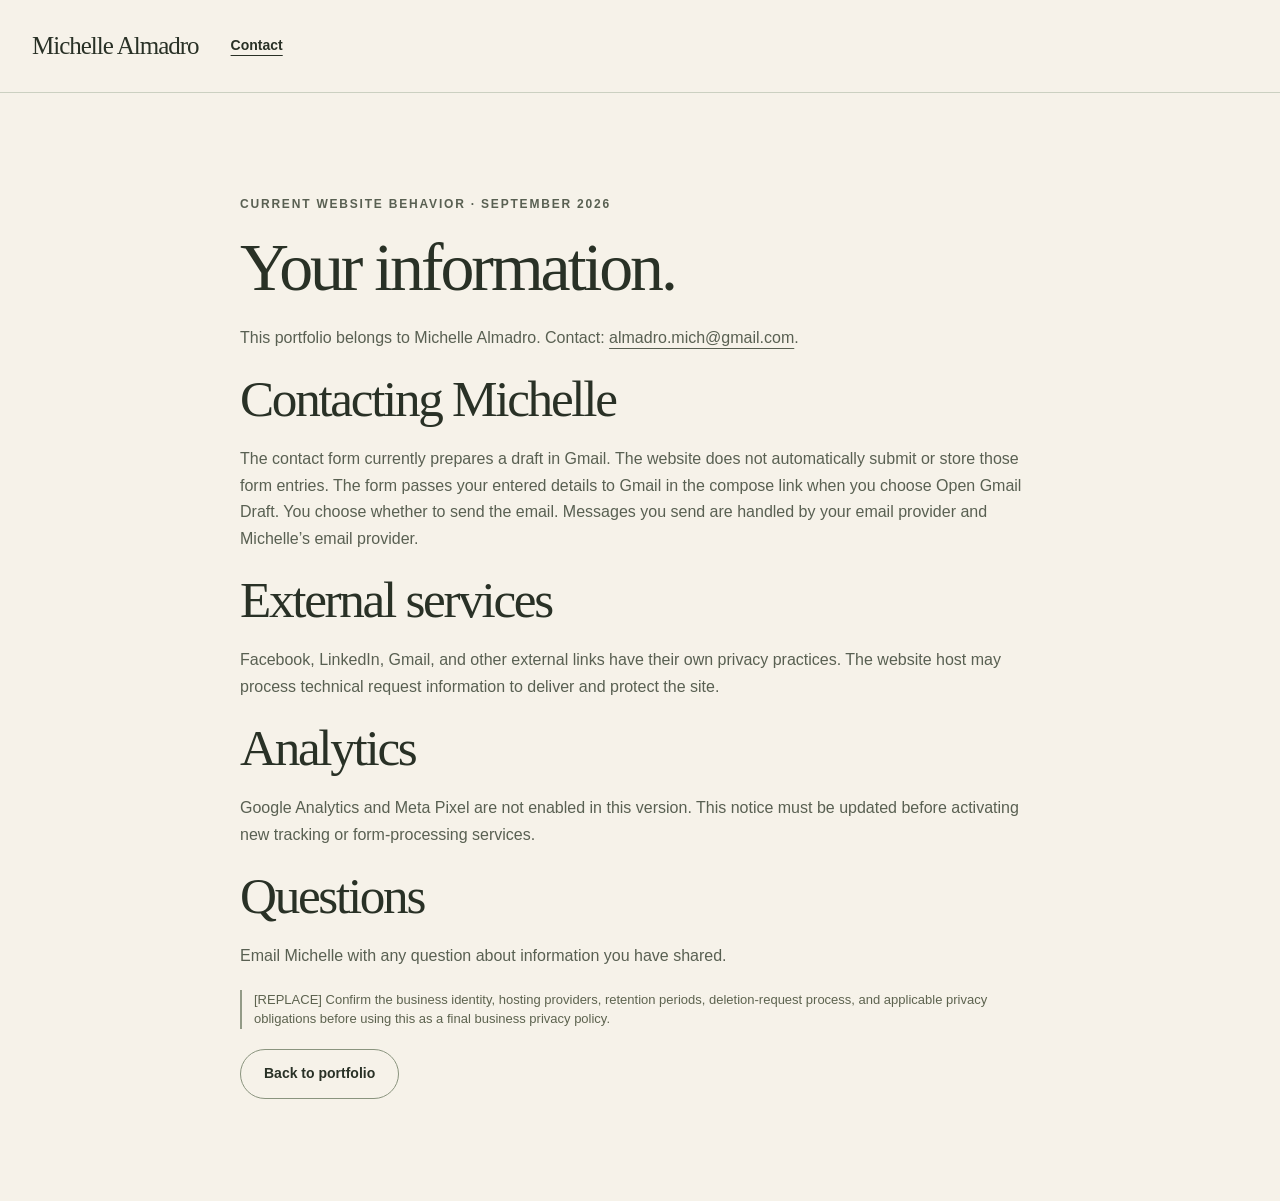
<file: privacy.html>
<!doctype html><html lang="en"><head><meta charset="utf-8"><meta name="viewport" content="width=device-width,initial-scale=1"><meta name="robots" content="noindex"><title>Privacy notice | Michelle Almadro</title><link rel="stylesheet" href="agency.css"></head><body><header class="site-header"><div class="container nav-inner"><a class="brand" href="index.html">Michelle Almadro</a><a class="text-link" href="index.html#contact">Contact</a></div></header><main class="container section" style="max-width:800px"><p class="kicker">CURRENT WEBSITE BEHAVIOR · SEPTEMBER 2026</p><h1>Your information.</h1><p>This portfolio belongs to Michelle Almadro. Contact: <a href="mailto:almadro.mich@gmail.com">almadro.mich@gmail.com</a>.</p><h2>Contacting Michelle</h2><p>The contact form currently prepares a draft in Gmail. The website does not automatically submit or store those form entries. The form passes your entered details to Gmail in the compose link when you choose Open Gmail Draft. You choose whether to send the email. Messages you send are handled by your email provider and Michelle’s email provider.</p><h2>External services</h2><p>Facebook, LinkedIn, Gmail, and other external links have their own privacy practices. The website host may process technical request information to deliver and protect the site.</p><h2>Analytics</h2><p>Google Analytics and Meta Pixel are not enabled in this version. This notice must be updated before activating new tracking or form-processing services.</p><h2>Questions</h2><p>Email Michelle with any question about information you have shared.</p><p class="placeholder">[REPLACE] Confirm the business identity, hosting providers, retention periods, deletion-request process, and applicable privacy obligations before using this as a final business privacy policy.</p><a class="btn secondary" href="index.html">Back to portfolio</a></main></body></html>
</file>
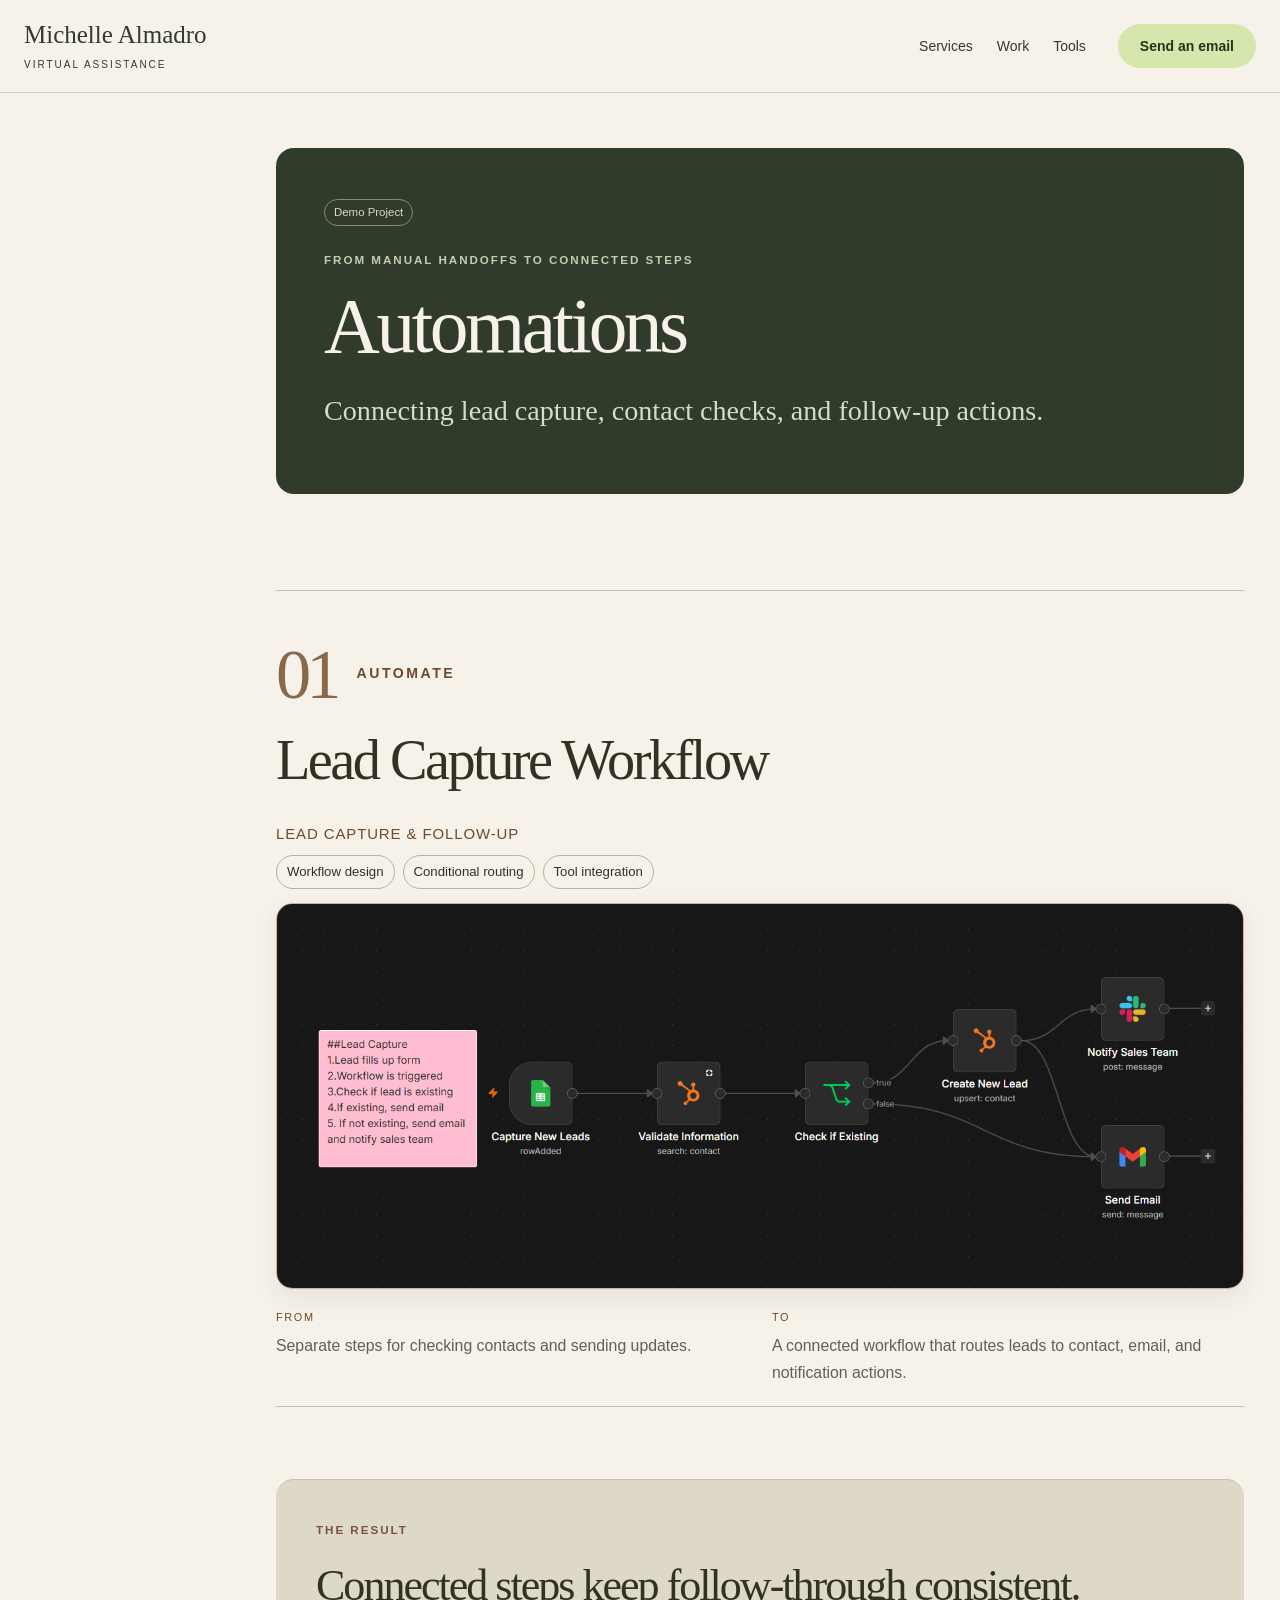
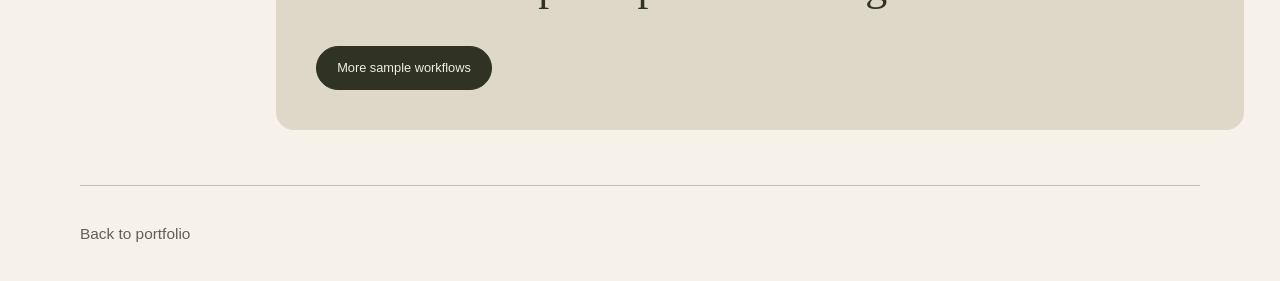
<file: sample-automation.html>
<!doctype html><html lang="en"><head>
<meta charset="utf-8"><meta name="viewport" content="width=device-width,initial-scale=1">
<title>Automations | Michelle Almadro</title>
<meta name="description" content="Connecting lead capture, contact checks, and follow-up actions.">
<link rel="icon" type="image/svg+xml" href="data:image/svg+xml,%3Csvg xmlns='http://www.w3.org/2000/svg' viewBox='0 0 64 64'%3E%3Crect width='64' height='64' rx='14' fill='%231d42db'/%3E%3Ctext x='32' y='43' font-family='Arial' font-size='33' font-weight='700' text-anchor='middle' fill='white'%3EM%3C/text%3E%3C/svg%3E">
<link rel="stylesheet" href="styles.css">
<link rel="stylesheet" href="editorial.css"><link rel="stylesheet" href="dashboard.css"><link rel="stylesheet" href="project-refresh.css"><link rel="stylesheet" href="lightbox.css"><script src="lightbox.js" defer></script></head><body class="project-shell agency-project"><a class="skip-link" href="#main">Skip to content</a><header class="site-header"><div class="container nav-inner"><a class="brand" href="index.html#home">Michelle Almadro<span>VIRTUAL ASSISTANCE</span></a><nav aria-label="Main navigation"><a href="index.html#services">Services</a><a href="index.html#work">Work</a><a href="index.html#tools">Tools</a></nav><a class="btn primary nav-cta" href="index.html#contact">Send an email</a></div></header><a class="skip" href="#main">Skip to content</a><main id="main" class="wrap sample-page case-study"><div class="case-hero"><span class="demo-badge">Demo Project</span><p class="eyebrow">FROM MANUAL HANDOFFS TO CONNECTED STEPS</p><h1>Automations</h1><p class="case-lead">Connecting lead capture, contact checks, and follow-up actions.</p></div>
<section class="case-stage"><p class="eyebrow stage-marker"><span class="stage-number">01</span><span class="stage-name">AUTOMATE</span></p><h2>Lead Capture Workflow</h2><div class="task-screenshot-grid"><section><h3>Lead Capture &amp; Follow-up</h3><ul class="skill-proof" aria-label="Skills demonstrated"><li>Workflow design</li><li>Conditional routing</li><li>Tool integration</li></ul><figure class="sample-screenshot"><a href="assets/lead-capture-automation.png" target="_blank" rel="noopener" aria-label="Open Lead Capture &amp; Follow-up sample full size in a new tab"><img src="assets/lead-capture-automation.png" alt="Lead capture workflow connecting Google Sheets, HubSpot, Slack, and Gmail." loading="lazy"><span class="image-open" aria-hidden="true">View full size</span></a></figure><div class="result-shift"><p><span>FROM</span>Separate steps for checking contacts and sending updates.</p><p><span>TO</span>A connected workflow that routes leads to contact, email, and notification actions.</p></div></section></div></section>
<section class="case-close"><p class="eyebrow">THE RESULT</p><h2>Connected steps keep follow-through consistent.</h2><a class="button" href="index.html#work">More sample workflows</a></section></main><footer class="wrap footer"><a href="index.html#work">Back to portfolio</a></footer></body></html>
</file>
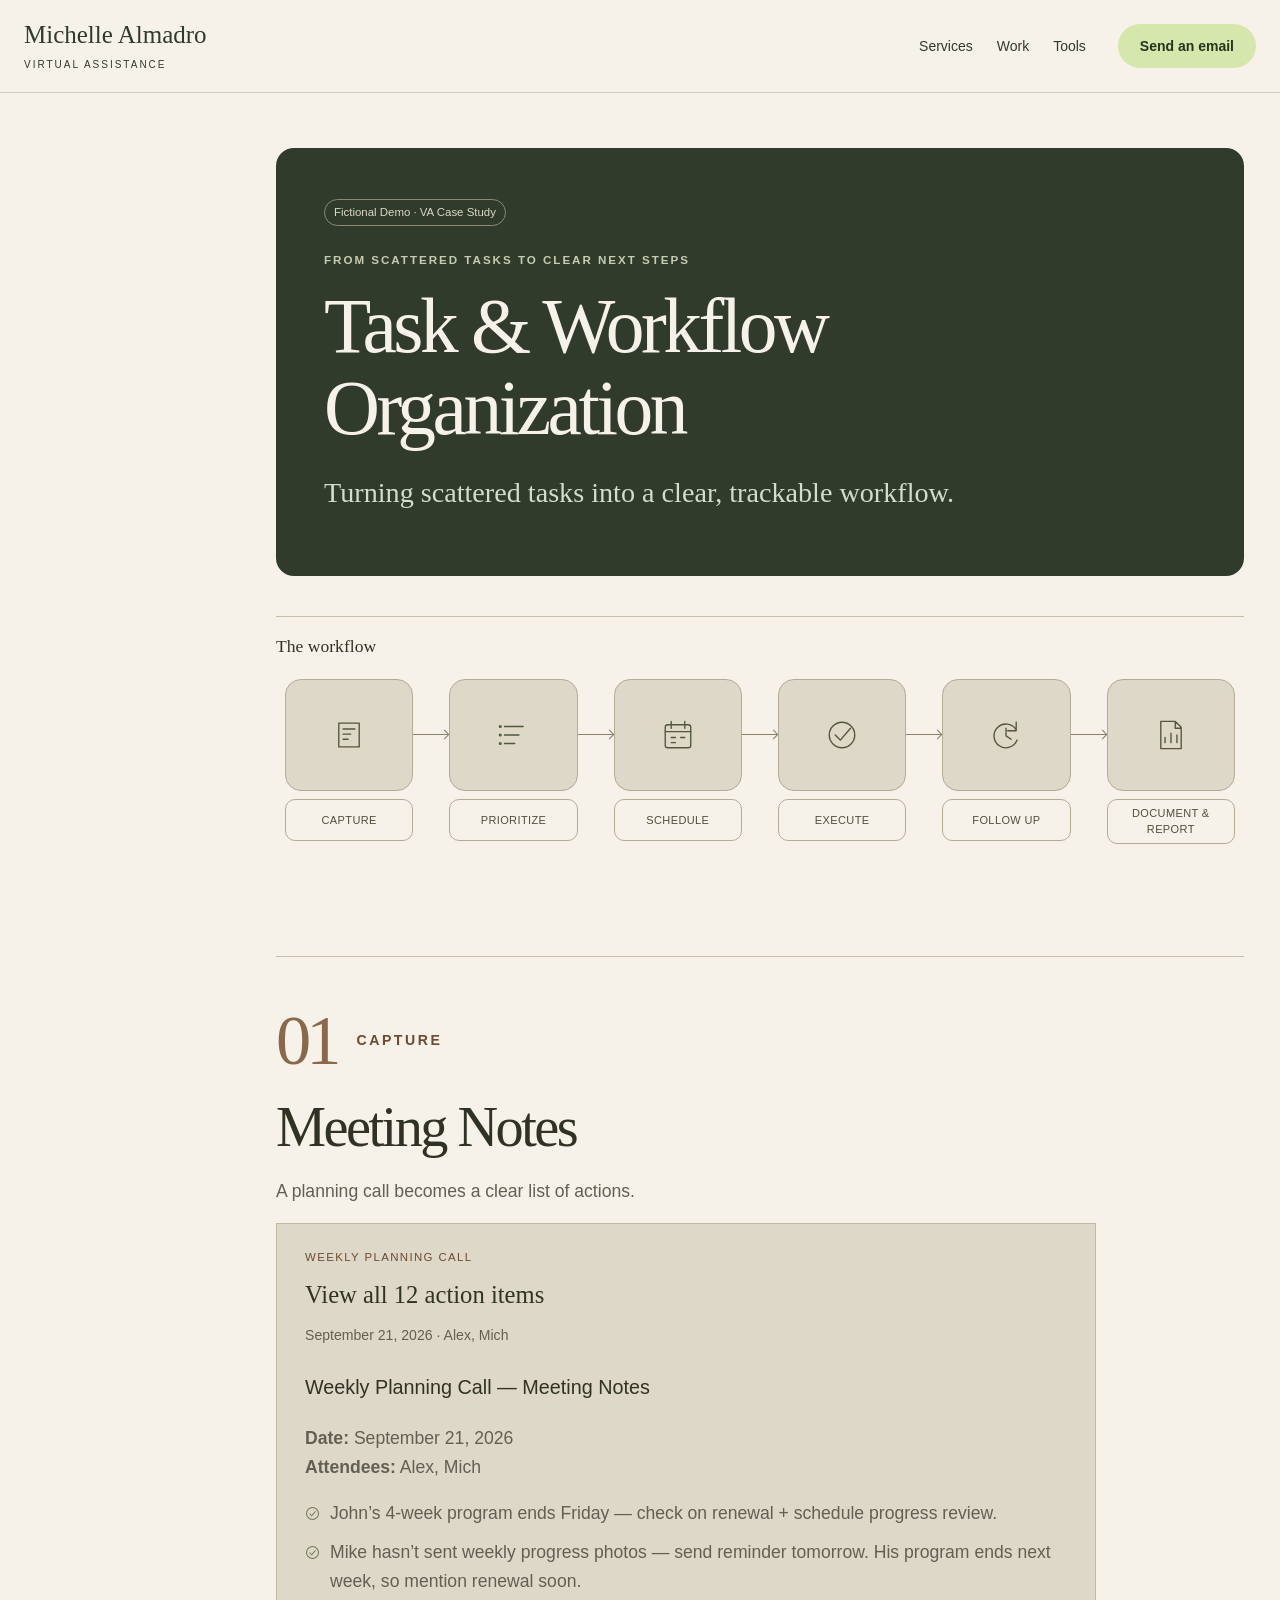
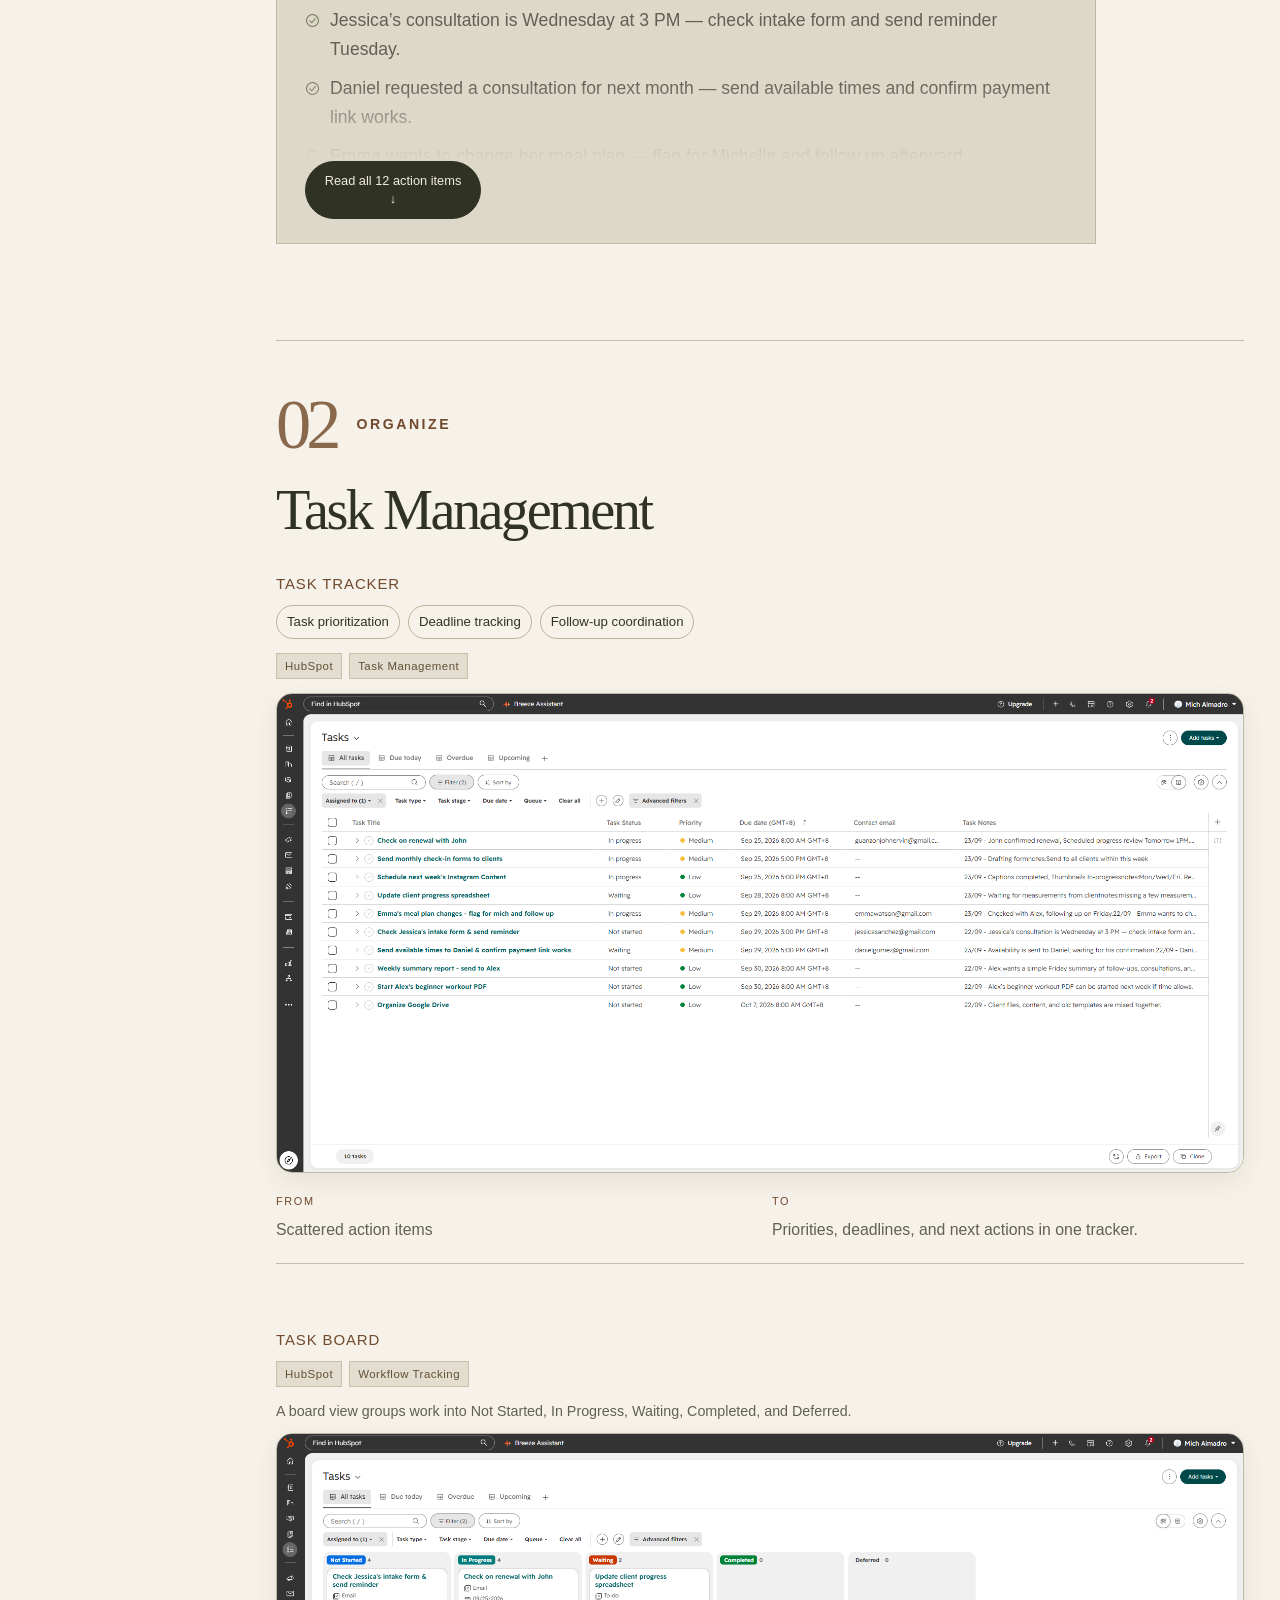
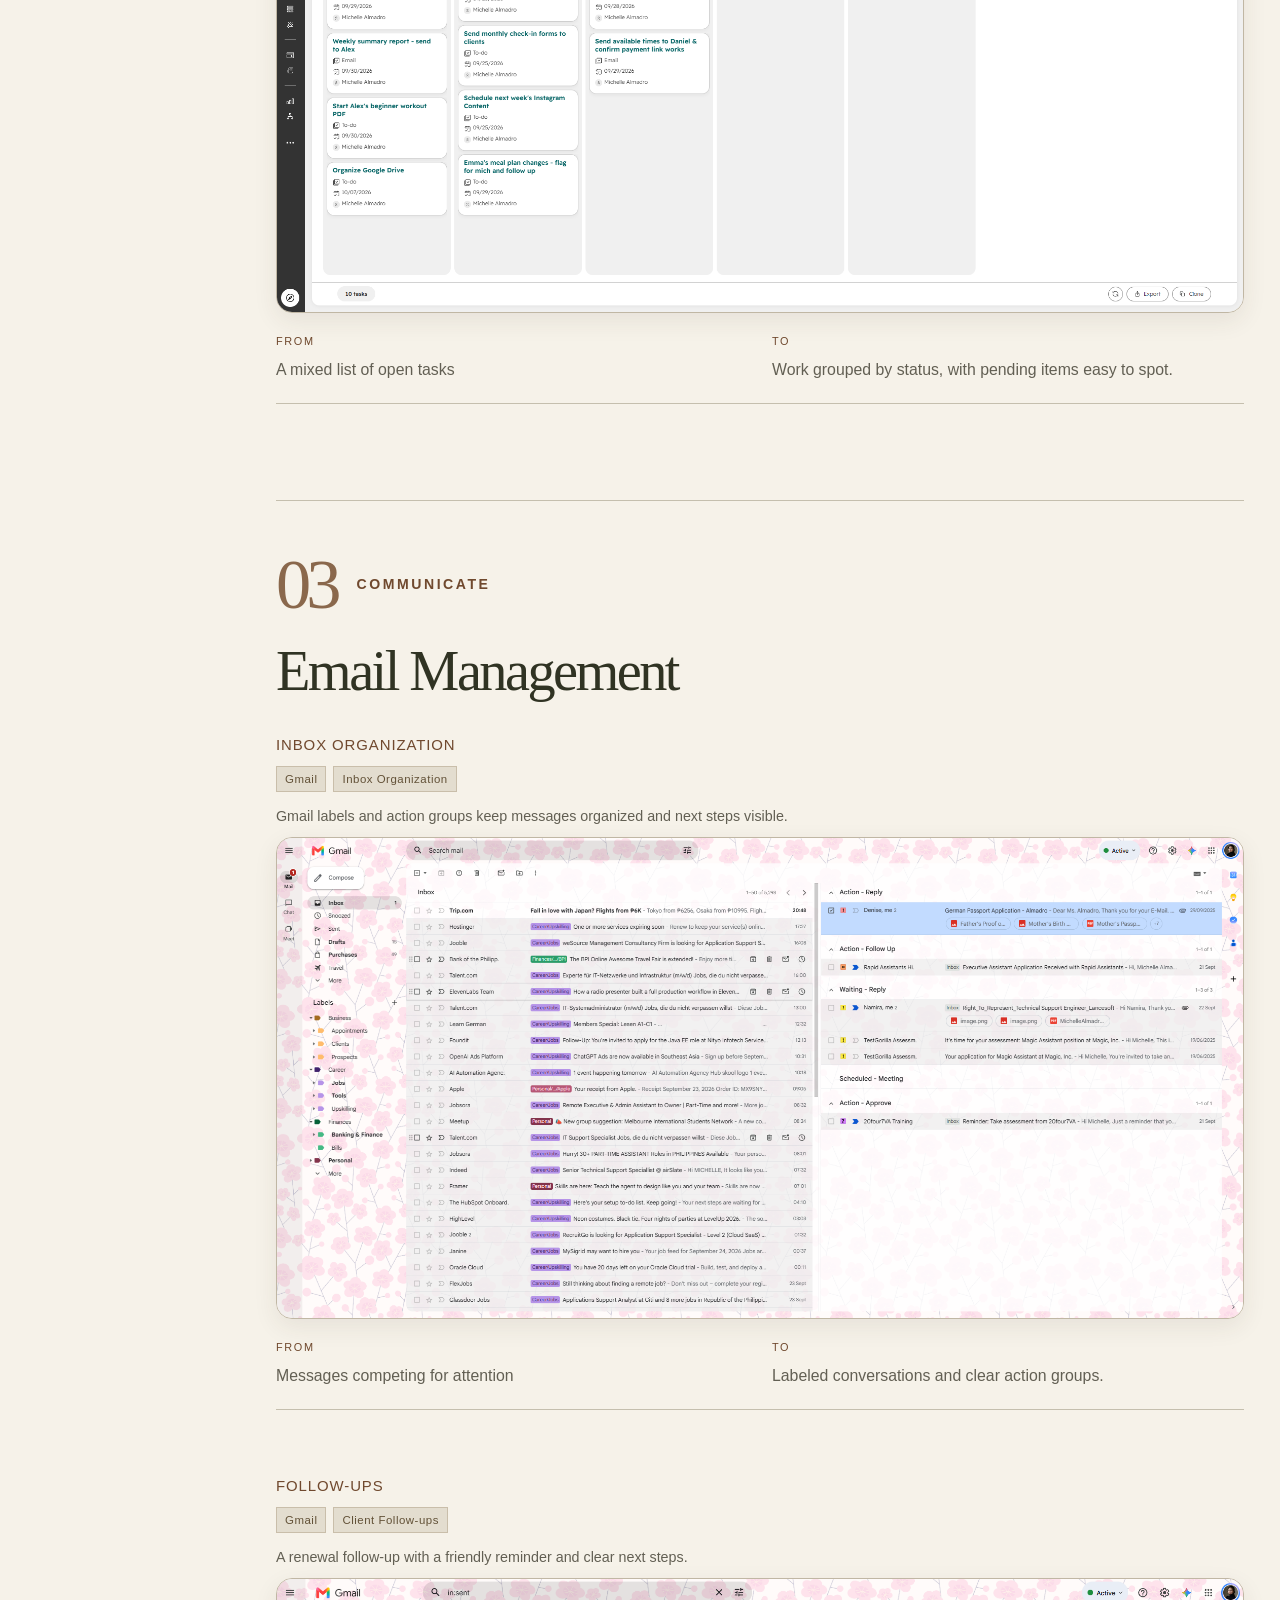
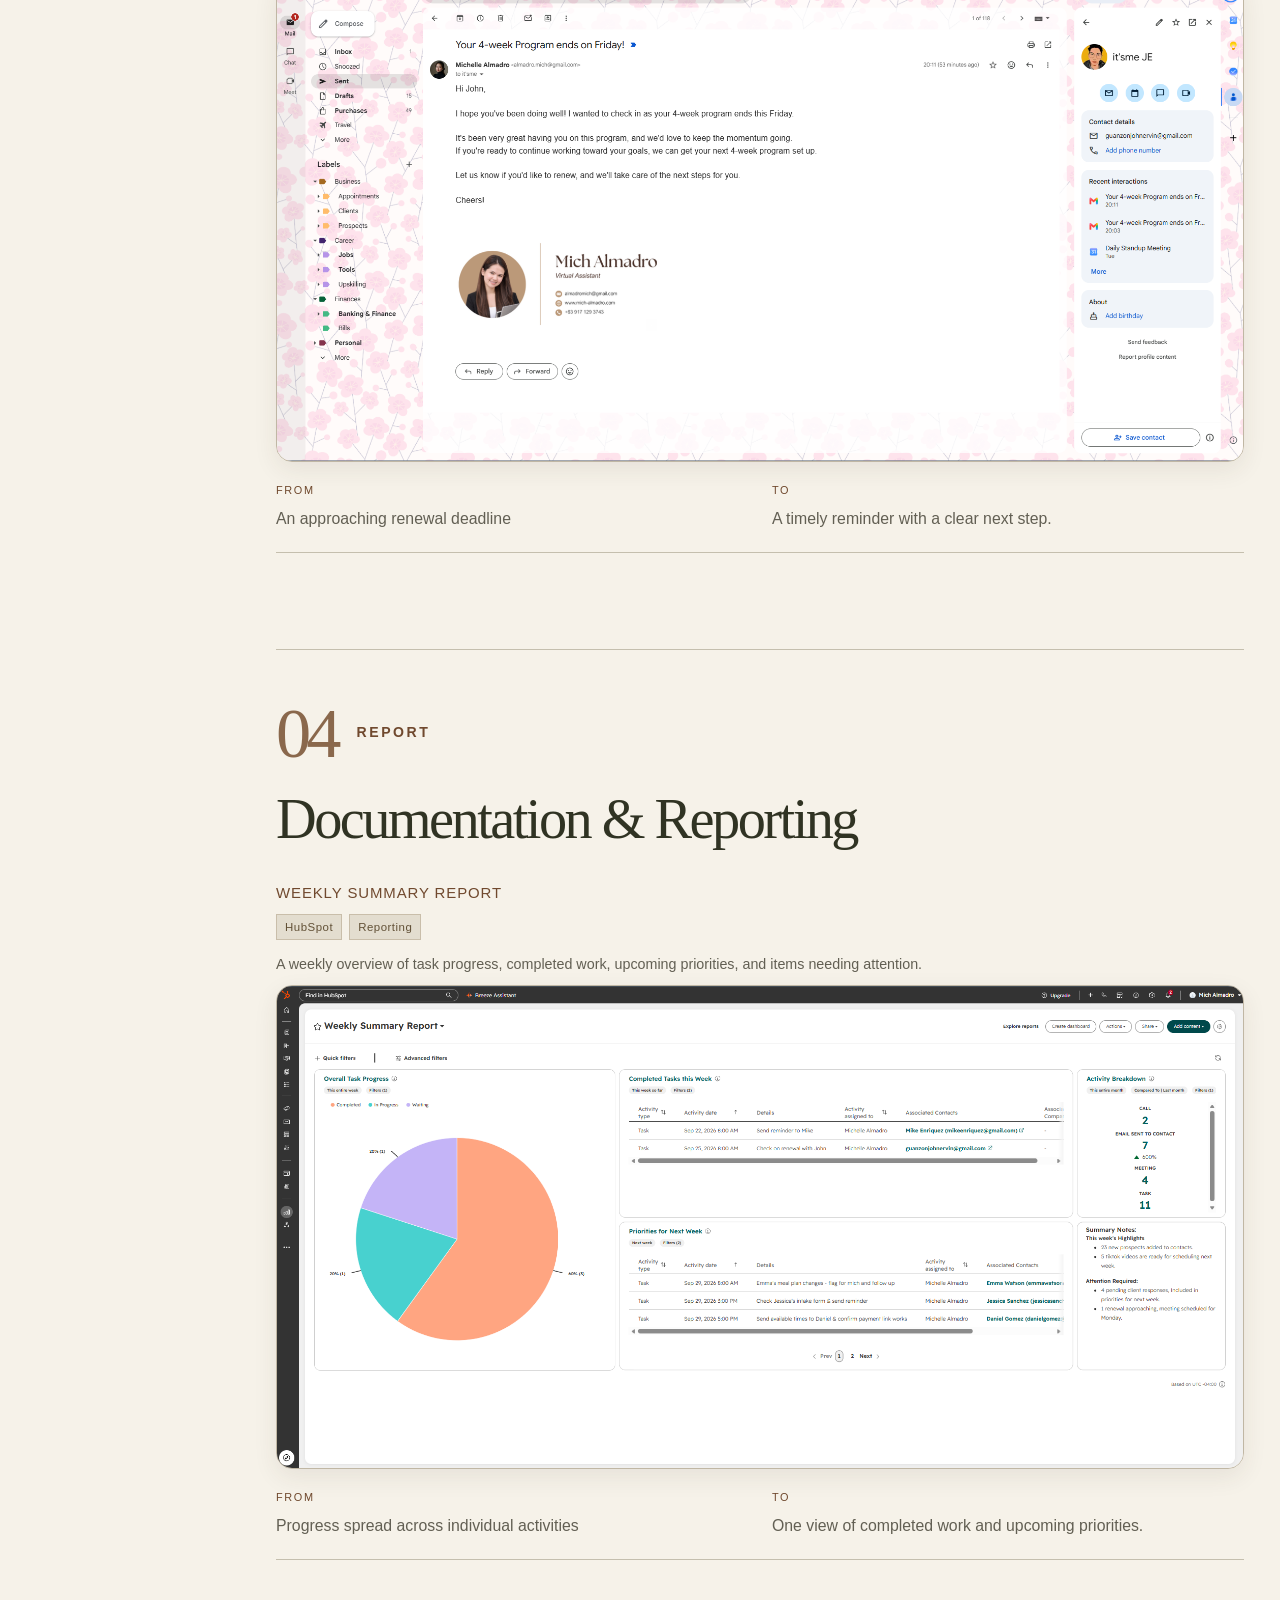
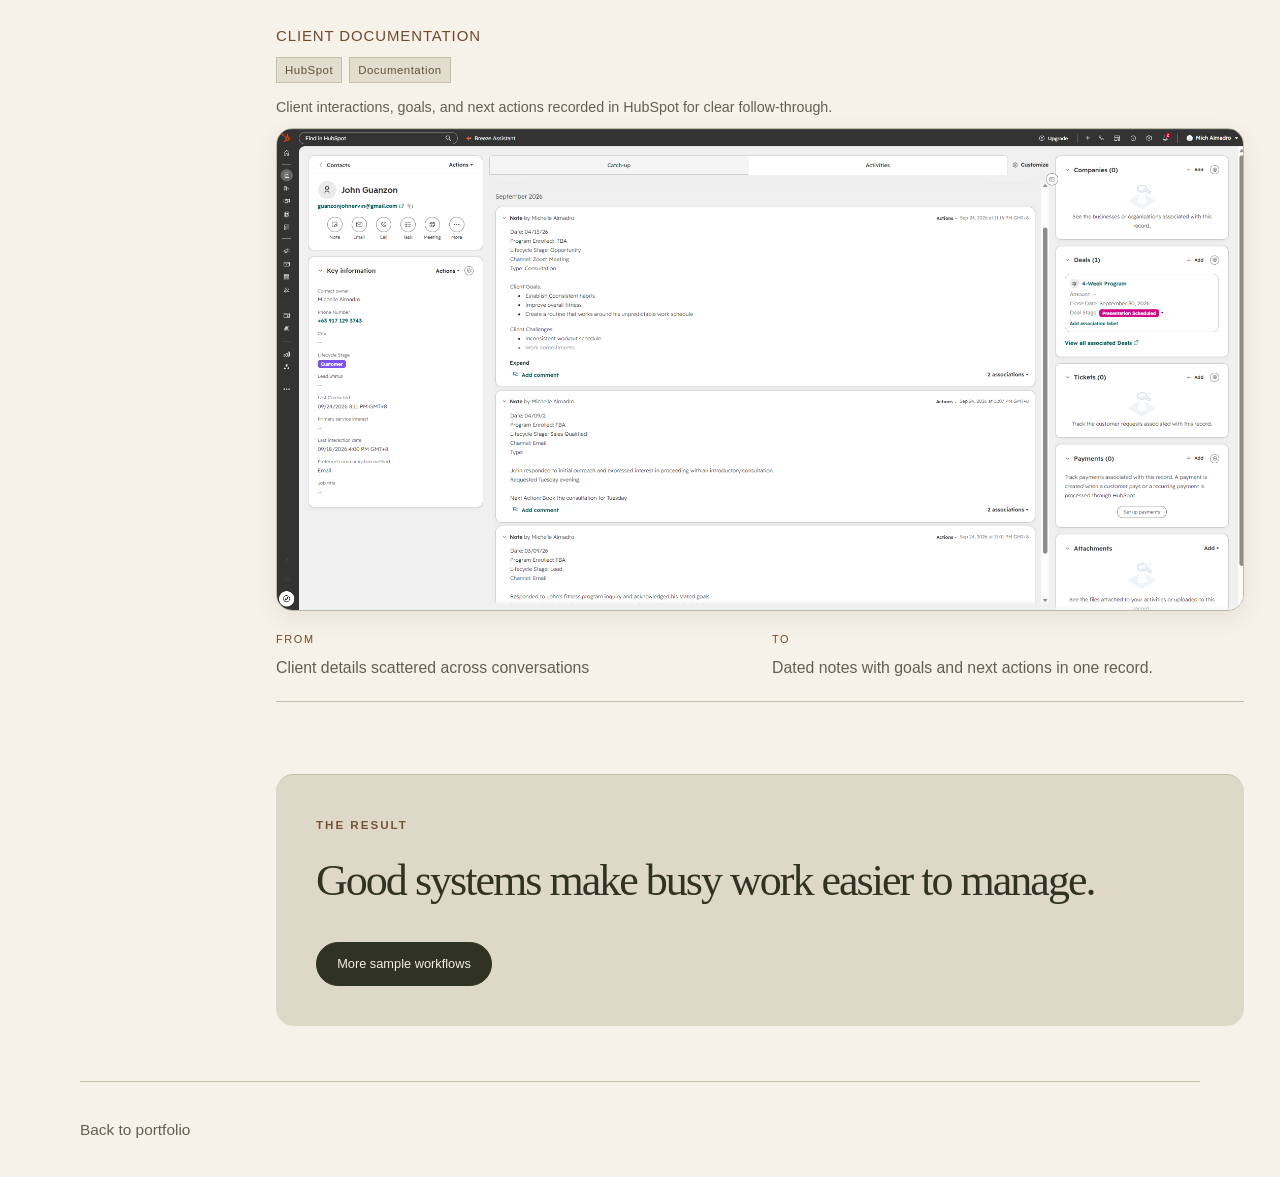
<file: sample-meeting.html>
<!doctype html><html lang="en"><head>
<meta charset="utf-8"><meta name="viewport" content="width=device-width,initial-scale=1">
<title>Task & Workflow Organization | Michelle Almadro</title>
<meta name="description" content="Fictional demonstration sample: Task & Workflow Organization.">
<link rel="icon" type="image/svg+xml" href="data:image/svg+xml,%3Csvg xmlns='http://www.w3.org/2000/svg' viewBox='0 0 64 64'%3E%3Crect width='64' height='64' rx='14' fill='%231d42db'/%3E%3Ctext x='32' y='43' font-family='Arial' font-size='33' font-weight='700' text-anchor='middle' fill='white'%3EM%3C/text%3E%3C/svg%3E">
<link rel="stylesheet" href="styles.css">
<link rel="stylesheet" href="editorial.css"><link rel="stylesheet" href="dashboard.css"><link rel="stylesheet" href="project-refresh.css"><link rel="stylesheet" href="lightbox.css"><script src="lightbox.js" defer></script></head><body class="project-shell agency-project"><a class="skip-link" href="#main">Skip to content</a><header class="site-header"><div class="container nav-inner"><a class="brand" href="index.html#home">Michelle Almadro<span>VIRTUAL ASSISTANCE</span></a><nav aria-label="Main navigation"><a href="index.html#services">Services</a><a href="index.html#work">Work</a><a href="index.html#tools">Tools</a></nav><a class="btn primary nav-cta" href="index.html#contact">Send an email</a></div></header><a class="skip" href="#main">Skip to content</a><main id="main" class="wrap sample-page task-workflow-page case-study"><div class="case-hero"><span class="demo-badge">Fictional Demo · VA Case Study</span><p class="eyebrow">FROM SCATTERED TASKS TO CLEAR NEXT STEPS</p><h1>Task &amp; Workflow<br>Organization</h1><p class="case-lead">Turning scattered tasks into a clear, trackable workflow.</p></div><section class="daily-workflow" aria-labelledby="workflow-title"><h2 id="workflow-title">The workflow</h2><ol class="workflow-steps"><li><span class="workflow-node"><span class="workflow-icon" aria-hidden="true"><svg viewBox="0 0 40 40" fill="none" stroke="currentColor" stroke-width="1.6" stroke-linecap="round" stroke-linejoin="round"><path d="M8 6h24v28H8z M13 13h14 M13 19h9 M13 25h6"/></svg></span><span class="workflow-label">Capture</span></span><span class="workflow-arrow" aria-hidden="true"></span></li><li><span class="workflow-node"><span class="workflow-icon" aria-hidden="true"><svg viewBox="0 0 40 40" fill="none" stroke="currentColor" stroke-width="1.6" stroke-linecap="round" stroke-linejoin="round"><path d="M10 10h22 M10 20h17 M10 30h12"/><circle cx="5" cy="10" r="1"/><circle cx="5" cy="20" r="1"/><circle cx="5" cy="30" r="1"/></svg></span><span class="workflow-label">Prioritize</span></span><span class="workflow-arrow" aria-hidden="true"></span></li><li><span class="workflow-node"><span class="workflow-icon" aria-hidden="true"><svg viewBox="0 0 40 40" fill="none" stroke="currentColor" stroke-width="1.6" stroke-linecap="round" stroke-linejoin="round"><rect x="5" y="8" width="30" height="27" rx="3"/><path d="M5 16h30 M12 4v8 M28 4v8 M12 23h5 M23 23h5 M12 29h5"/></svg></span><span class="workflow-label">Schedule</span></span><span class="workflow-arrow" aria-hidden="true"></span></li><li><span class="workflow-node"><span class="workflow-icon" aria-hidden="true"><svg viewBox="0 0 40 40" fill="none" stroke="currentColor" stroke-width="1.6" stroke-linecap="round" stroke-linejoin="round"><circle cx="20" cy="20" r="15"/><path d="m12 20 6 6 12-14"/></svg></span><span class="workflow-label">Execute</span></span><span class="workflow-arrow" aria-hidden="true"></span></li><li><span class="workflow-node"><span class="workflow-icon" aria-hidden="true"><svg viewBox="0 0 40 40" fill="none" stroke="currentColor" stroke-width="1.6" stroke-linecap="round" stroke-linejoin="round"><path d="M32 14a14 14 0 1 0 1 12 M32 5v10H22"/><path d="M20 12v9l6 4"/></svg></span><span class="workflow-label">Follow Up</span></span><span class="workflow-arrow" aria-hidden="true"></span></li><li><span class="workflow-node"><span class="workflow-icon" aria-hidden="true"><svg viewBox="0 0 40 40" fill="none" stroke="currentColor" stroke-width="1.6" stroke-linecap="round" stroke-linejoin="round"><path d="M8 4h17l7 7v25H8z M25 4v8h7 M13 29v-6 M20 29V18 M27 29v-9"/></svg></span><span class="workflow-label">Document &amp; Report</span></span></li></ol></section><section class="case-stage"><p class="eyebrow stage-marker"><span class="stage-number">01</span><span class="stage-name">CAPTURE</span></p><h2>Meeting Notes</h2><p class="stage-intro">A planning call becomes a clear list of actions.</p><div class="meeting-details"><div class="meeting-heading"><span class="notes-kicker">WEEKLY PLANNING CALL</span><span class="notes-count">View all 12 action items</span><span class="notes-meta">September 21, 2026 · Alex, Mich</span></div><div class="sample-document notes-collapsed" id="meeting-note-body"><h3>Weekly Planning Call — Meeting Notes</h3><p><strong>Date:</strong> September 21, 2026<br><strong>Attendees:</strong> Alex, Mich</p><ul><li>John’s 4-week program ends Friday — check on renewal + schedule progress review.</li><li>Mike hasn’t sent weekly progress photos — send reminder tomorrow. His program ends next week, so mention renewal soon.</li><li>Jessica’s consultation is Wednesday at 3 PM — check intake form and send reminder Tuesday.</li><li>Daniel requested a consultation for next month — send available times and confirm payment link works.</li><li>Emma wants to change her meal plan — flag for Michelle and follow up afterward.</li><li>Update client progress spreadsheet — missing a few measurements.</li><li>Next week’s Instagram content still needs scheduling — Mon/Wed/Fri. Reel is edited; caption + thumbnail needed.</li><li>Check gym partnership invoice — payment was due last Thursday.</li><li>Send monthly check-in forms to clients due this week.</li><li>Alex’s beginner workout PDF can be started next week if time allows.</li><li>Organize Google Drive — client files, content, and old templates are mixed together.</li><li>Alex wants a simple Friday summary of follow-ups, consultations, and pending tasks.</li></ul></div><button class="notes-expand button" aria-expanded="false" aria-controls="meeting-note-body" type="button">Read all 12 action items ↓</button></div></section><section class="organized-records case-stage" aria-labelledby="organized-records-title"><p class="eyebrow stage-marker" id="organized-records-title"><span class="stage-number">02</span><span class="stage-name">ORGANIZE</span></p><h2>Task Management</h2><div class="task-screenshot-grid"><section id="task-tracker"><h3>Task Tracker</h3><ul class="skill-proof" aria-label="Skills demonstrated"><li>Task prioritization</li><li>Deadline tracking</li><li>Follow-up coordination</li></ul><div class="evidence-meta"><span>HubSpot</span><span>Task Management</span></div><figure class="sample-screenshot"><a href="assets/task-tracker.png" target="_blank" rel="noopener" aria-label="Open task tracker screenshot full-size in a new tab"><img src="assets/task-tracker.png" alt="HubSpot task list with task status, priority, due date, and follow-up notes" loading="lazy"><span class="image-open" aria-hidden="true">View full size </span></a></figure><div class="result-shift"><p><span>FROM</span>Scattered action items</p><p><span>TO</span>Priorities, deadlines, and next actions in one tracker.</p></div></section><section id="task-board"><h3>Task Board</h3><div class="evidence-meta"><span>HubSpot</span><span>Workflow Tracking</span></div><p>A board view groups work into Not Started, In Progress, Waiting, Completed, and Deferred.</p><figure class="sample-screenshot"><a href="assets/task-board.png" target="_blank" rel="noopener" aria-label="Open task board screenshot full-size in a new tab"><img src="assets/task-board.png" alt="HubSpot task board showing tasks grouped by current status" loading="lazy"><span class="image-open" aria-hidden="true">View full size </span></a></figure><div class="result-shift"><p><span>FROM</span>A mixed list of open tasks</p><p><span>TO</span>Work grouped by status, with pending items easy to spot.</p></div></section></div></section><section class="email-management case-stage" aria-labelledby="email-management-title"><p class="eyebrow stage-marker" id="email-management-title"><span class="stage-number">03</span><span class="stage-name">COMMUNICATE</span></p><h2>Email Management</h2><div class="task-screenshot-grid email-screenshot-grid"><section id="inbox-organization"><h3>Inbox Organization</h3><div class="evidence-meta"><span>Gmail</span><span>Inbox Organization</span></div><p>Gmail labels and action groups keep messages organized and next steps visible.</p><figure class="sample-screenshot"><a href="assets/inbox-organization.png" target="_blank" rel="noopener" aria-label="Open Inbox Organization screenshot full-size in a new tab"><img src="assets/inbox-organization.png" alt="Gmail inbox organized with category labels and groups for replies, follow-ups, and waiting messages" loading="lazy"><span class="image-open" aria-hidden="true">View full size </span></a></figure><div class="result-shift"><p><span>FROM</span>Messages competing for attention</p><p><span>TO</span>Labeled conversations and clear action groups.</p></div></section><section id="follow-ups"><h3>Follow-ups</h3><div class="evidence-meta"><span>Gmail</span><span>Client Follow-ups</span></div><p>A renewal follow-up with a friendly reminder and clear next steps.</p><figure class="sample-screenshot"><a href="assets/follow-ups.png" target="_blank" rel="noopener" aria-label="Open Follow-ups screenshot full-size in a new tab"><img src="assets/follow-ups.png" alt="Sample follow-up email reminding John about his program ending and inviting him to renew" loading="lazy"><span class="image-open" aria-hidden="true">View full size </span></a></figure><div class="result-shift"><p><span>FROM</span>An approaching renewal deadline</p><p><span>TO</span>A timely reminder with a clear next step.</p></div></section></div></section><section class="case-stage" aria-labelledby="reports-title"><p class="eyebrow stage-marker" id="reports-title"><span class="stage-number">04</span><span class="stage-name">REPORT</span></p><h2>Documentation &amp; Reporting</h2><div class="task-screenshot-grid"><section id="weekly-summary-report"><h3>Weekly Summary Report</h3><div class="evidence-meta"><span>HubSpot</span><span>Reporting</span></div><p>A weekly overview of task progress, completed work, upcoming priorities, and items needing attention.</p><figure class="sample-screenshot"><a href="assets/weekly-summary-report.png" target="_blank" rel="noopener" aria-label="Open Weekly Summary Report screenshot full-size in a new tab"><img src="assets/weekly-summary-report.png" alt="HubSpot weekly summary dashboard with task progress, completed tasks, next-week priorities, and summary notes" loading="lazy"><span class="image-open" aria-hidden="true">View full size </span></a></figure><div class="result-shift"><p><span>FROM</span>Progress spread across individual activities</p><p><span>TO</span>One view of completed work and upcoming priorities.</p></div></section><section id="documentations"><h3>Client Documentation</h3><div class="evidence-meta"><span>HubSpot</span><span>Documentation</span></div><p>Client interactions, goals, and next actions recorded in HubSpot for clear follow-through.</p><figure class="sample-screenshot"><a href="assets/documentations.png" target="_blank" rel="noopener" aria-label="Open Documentations screenshot full-size in a new tab"><img src="assets/documentations.png" alt="HubSpot contact record with dated consultation notes, client goals, and next actions" loading="lazy"><span class="image-open" aria-hidden="true">View full size </span></a></figure><div class="result-shift"><p><span>FROM</span>Client details scattered across conversations</p><p><span>TO</span>Dated notes with goals and next actions in one record.</p></div></section></div></section><section class="case-close"><p class="eyebrow">THE RESULT</p><h2>Good systems make busy work easier to manage.</h2><a class="button" href="index.html#work">More sample workflows </a></section></main><footer class="wrap footer"><a href="index.html#work">Back to portfolio</a></footer><script>document.querySelector(".notes-expand").addEventListener("click",function(){const expanded=this.getAttribute("aria-expanded")==="true";this.setAttribute("aria-expanded",String(!expanded));document.getElementById("meeting-note-body").classList.toggle("notes-collapsed",expanded);this.textContent=expanded?"Read all 12 action items ↓":"Show fewer notes ↑";});</script></body></html>
</file>
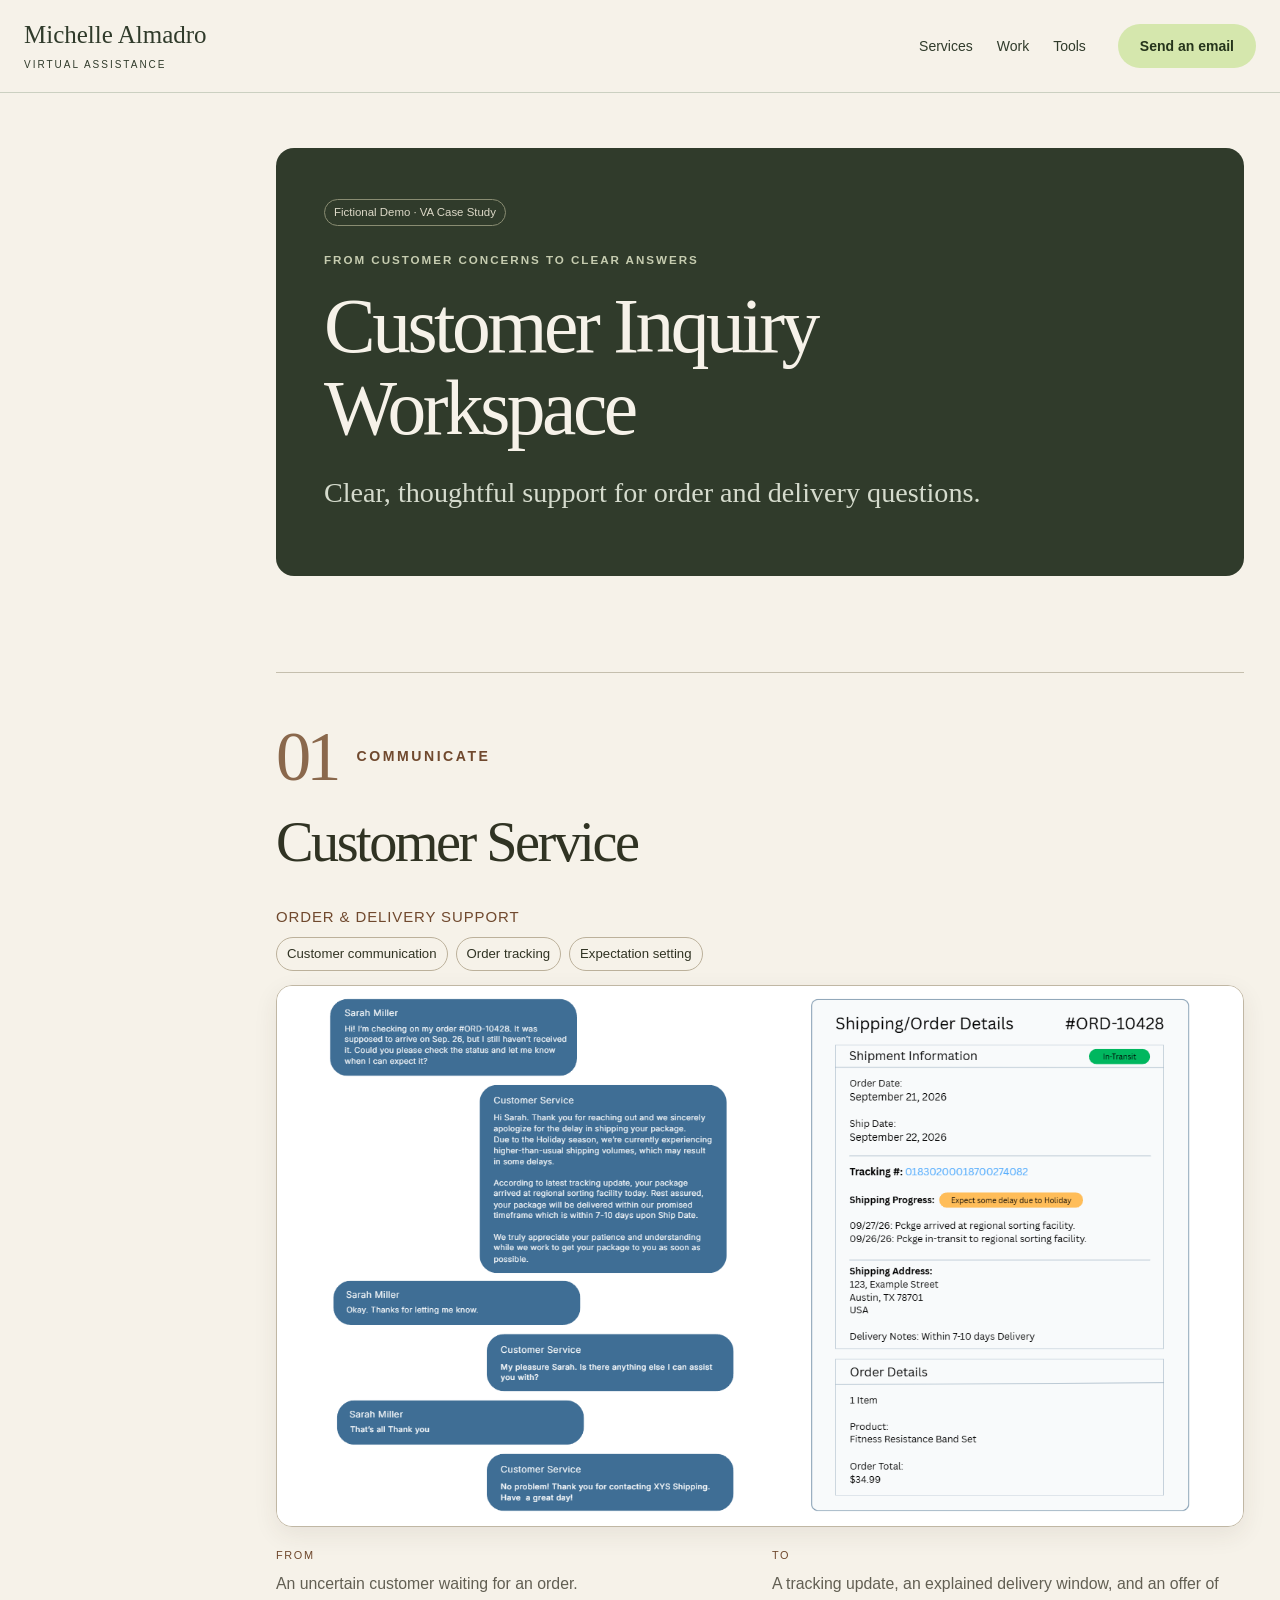
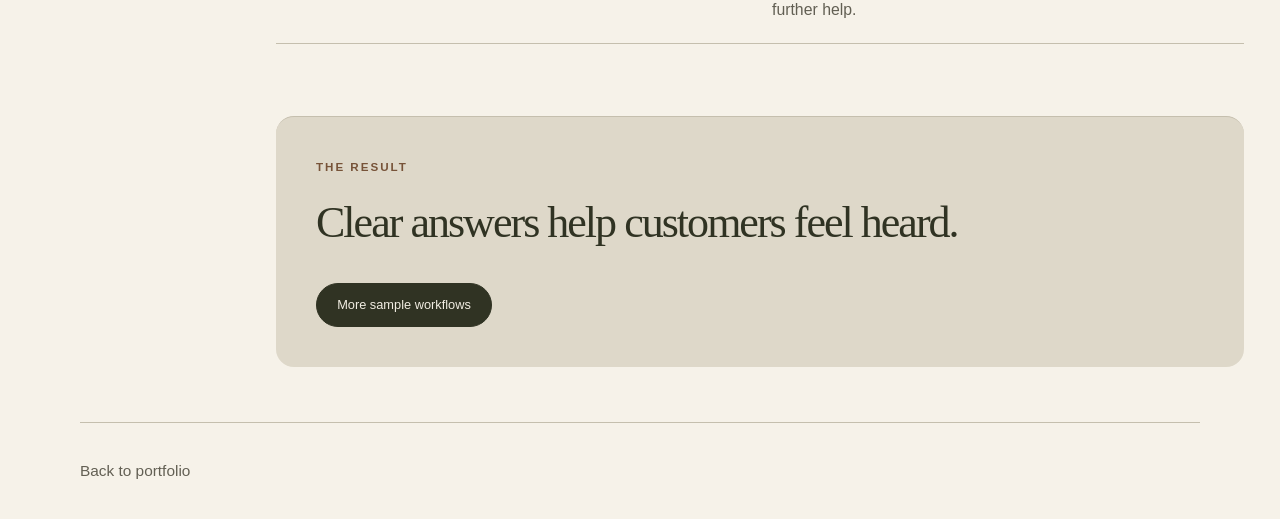
<file: sample-support.html>
<!doctype html><html lang="en"><head>
<meta charset="utf-8"><meta name="viewport" content="width=device-width,initial-scale=1">
<title>Customer Inquiry Workspace | Michelle Almadro</title>
<meta name="description" content="Clear, thoughtful support for order and delivery questions.">
<link rel="icon" type="image/svg+xml" href="data:image/svg+xml,%3Csvg xmlns='http://www.w3.org/2000/svg' viewBox='0 0 64 64'%3E%3Crect width='64' height='64' rx='14' fill='%231d42db'/%3E%3Ctext x='32' y='43' font-family='Arial' font-size='33' font-weight='700' text-anchor='middle' fill='white'%3EM%3C/text%3E%3C/svg%3E">
<link rel="stylesheet" href="styles.css">
<link rel="stylesheet" href="editorial.css"><link rel="stylesheet" href="dashboard.css"><link rel="stylesheet" href="project-refresh.css"><link rel="stylesheet" href="lightbox.css"><script src="lightbox.js" defer></script></head><body class="project-shell agency-project"><a class="skip-link" href="#main">Skip to content</a><header class="site-header"><div class="container nav-inner"><a class="brand" href="index.html#home">Michelle Almadro<span>VIRTUAL ASSISTANCE</span></a><nav aria-label="Main navigation"><a href="index.html#services">Services</a><a href="index.html#work">Work</a><a href="index.html#tools">Tools</a></nav><a class="btn primary nav-cta" href="index.html#contact">Send an email</a></div></header><a class="skip" href="#main">Skip to content</a><main id="main" class="wrap sample-page case-study"><div class="case-hero"><span class="demo-badge">Fictional Demo · VA Case Study</span><p class="eyebrow">FROM CUSTOMER CONCERNS TO CLEAR ANSWERS</p><h1>Customer Inquiry<br>Workspace</h1><p class="case-lead">Clear, thoughtful support for order and delivery questions.</p></div>
<section class="case-stage"><p class="eyebrow stage-marker"><span class="stage-number">01</span><span class="stage-name">COMMUNICATE</span></p><h2>Customer Service</h2><div class="task-screenshot-grid"><section><h3>Order &amp; Delivery Support</h3><ul class="skill-proof" aria-label="Skills demonstrated"><li>Customer communication</li><li>Order tracking</li><li>Expectation setting</li></ul><figure class="sample-screenshot"><a href="assets/customer-order-support.png" target="_blank" rel="noopener" aria-label="Open Order &amp; Delivery Support sample full size in a new tab"><img src="assets/customer-order-support.png" alt="Sample conversation with Sarah about a delayed order, alongside shipment tracking and order details." loading="lazy"><span class="image-open" aria-hidden="true">View full size</span></a></figure><div class="result-shift"><p><span>FROM</span>An uncertain customer waiting for an order.</p><p><span>TO</span>A tracking update, an explained delivery window, and an offer of further help.</p></div></section></div></section>
<section class="case-close"><p class="eyebrow">THE RESULT</p><h2>Clear answers help customers feel heard.</h2><a class="button" href="index.html#work">More sample workflows</a></section></main><footer class="wrap footer"><a href="index.html#work">Back to portfolio</a></footer></body></html>
</file>
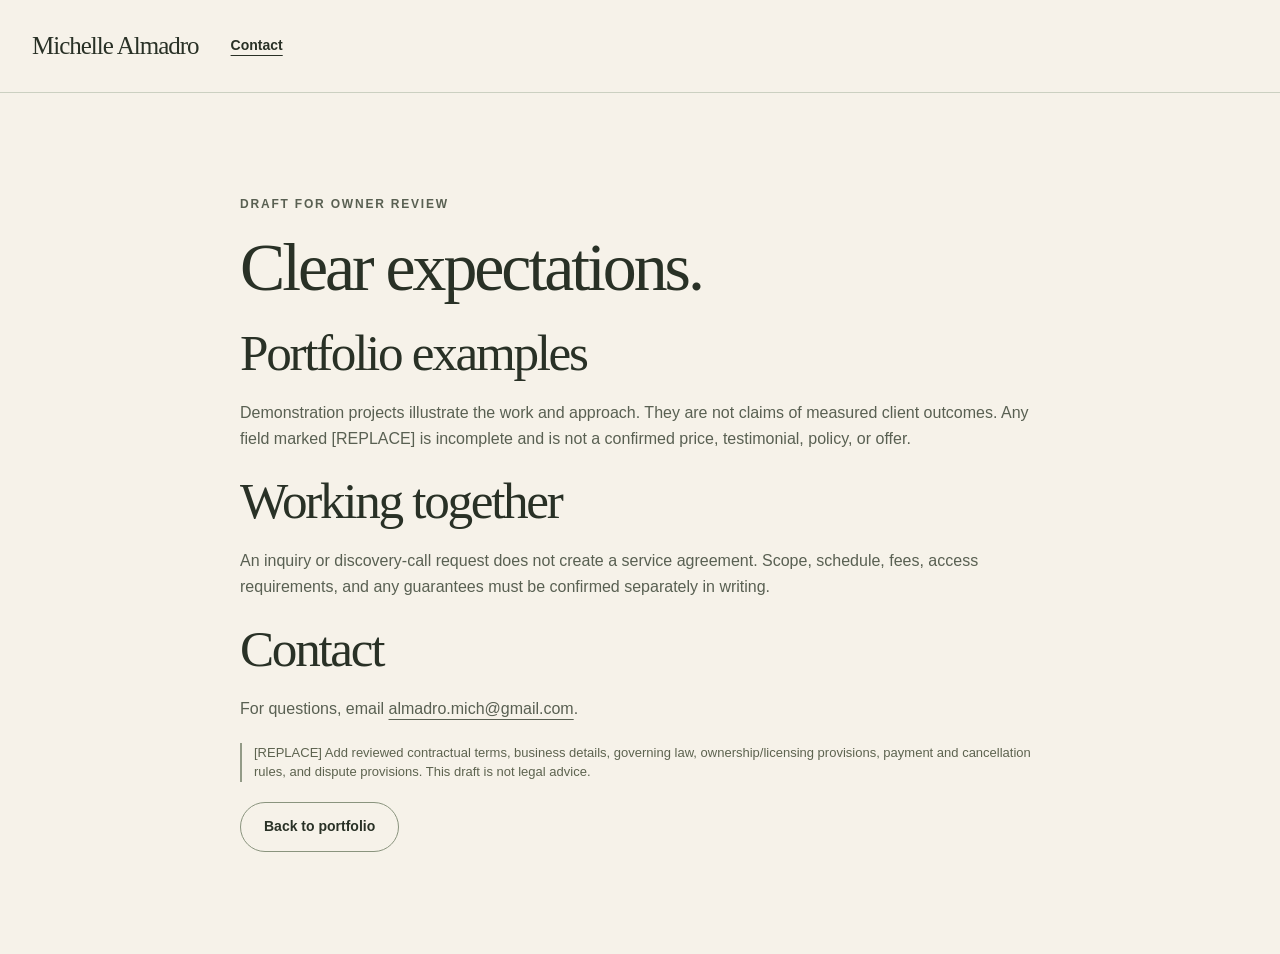
<file: terms.html>
<!doctype html><html lang="en"><head><meta charset="utf-8"><meta name="viewport" content="width=device-width,initial-scale=1"><meta name="robots" content="noindex"><title>Website terms | Michelle Almadro</title><link rel="stylesheet" href="agency.css"></head><body><header class="site-header"><div class="container nav-inner"><a class="brand" href="index.html">Michelle Almadro</a><a class="text-link" href="index.html#contact">Contact</a></div></header><main class="container section" style="max-width:800px"><p class="kicker">DRAFT FOR OWNER REVIEW</p><h1>Clear expectations.</h1><h2>Portfolio examples</h2><p>Demonstration projects illustrate the work and approach. They are not claims of measured client outcomes. Any field marked [REPLACE] is incomplete and is not a confirmed price, testimonial, policy, or offer.</p><h2>Working together</h2><p>An inquiry or discovery-call request does not create a service agreement. Scope, schedule, fees, access requirements, and any guarantees must be confirmed separately in writing.</p><h2>Contact</h2><p>For questions, email <a href="mailto:almadro.mich@gmail.com">almadro.mich@gmail.com</a>.</p><p class="placeholder">[REPLACE] Add reviewed contractual terms, business details, governing law, ownership/licensing provisions, payment and cancellation rules, and dispute provisions. This draft is not legal advice.</p><a class="btn secondary" href="index.html">Back to portfolio</a></main></body></html>
</file>
<file: agency.css>
/* Design tokens: edit these to update the whole landing page. */
:root{--olive:#303b2b;--ink:#293126;--muted:#596052;--sage:#dfe5d7;--paper:#f6f2e9;--white:#fffdf8;--line:#cbd0c1;--accent:#d5e7ad;--accent-ink:#25341b;--radius:18px;--space:clamp(64px,8vw,112px)}
*{box-sizing:border-box}html{scroll-behavior:smooth;scroll-padding-top:112px}body{margin:0;background:var(--paper);color:var(--ink);font:16px/1.65 Arial,Helvetica,sans-serif}img{max-width:100%;display:block}a{color:inherit;text-underline-offset:5px}button,input,textarea,select{font:inherit}button,a,input,textarea,select{-webkit-tap-highlight-color:transparent}:focus-visible{outline:3px solid #846139;outline-offset:5px}h1,h2,h3,p{margin:0 0 20px}h1,h2{font-family:Georgia,'Times New Roman',serif;font-weight:400;letter-spacing:-.045em;line-height:1.08}h1{font-size:clamp(44px,5.3vw,78px)}h2{font-size:clamp(34px,4vw,56px)}h3{font-size:21px;line-height:1.3;letter-spacing:-.02em;font-weight:600}p{color:var(--muted)}h1 em{font-weight:400;color:#58664a}ul{padding-left:20px}li{padding-left:3px;margin-bottom:8px}::selection{background:var(--sage);color:var(--ink)}.container{width:min(1240px,calc(100% - 64px));margin-inline:auto}.section{padding-block:var(--space)}.kicker{font-size:12px;line-height:1.5;font-weight:700;letter-spacing:.15em;margin-bottom:18px;color:var(--muted)}.section-head{margin-bottom:40px}.section-head>p:last-child{max-width:620px}.split-head{display:flex;justify-content:space-between;align-items:flex-end;gap:40px}.split-head>p{max-width:340px}.section-head h2{margin-bottom:16px}.section-action{margin-top:38px}.actions{display:flex;flex-wrap:wrap;gap:12px}.btn{display:inline-flex;justify-content:center;align-items:center;text-align:center;min-height:50px;padding:12px 23px;border:1px solid transparent;border-radius:99px;font-size:14px;font-weight:700;line-height:1.4;text-decoration:none;cursor:pointer;transition:background .18s,transform .18s}.btn:hover{transform:translateY(-2px)}.primary{background:var(--accent);color:var(--accent-ink);border-color:#b6ca8e}.primary:hover{background:#c3d999}.secondary{background:transparent;border-color:#8a947e;color:var(--ink)}.secondary:hover{background:var(--sage)}.text-link,.deck-link{font-size:14px;font-weight:700;text-decoration:underline}.text-link:hover,.deck-link:hover{color:#526940}.skip-link{position:fixed;left:12px;top:-100px;padding:12px;background:var(--white);z-index:1000}.skip-link:focus{top:12px}.anchor-alias{display:block;scroll-margin-top:110px}.site-header{position:sticky;top:0;z-index:50;background:rgba(246,242,233,.97);border-bottom:1px solid var(--line)}.nav-inner{min-height:92px;display:flex;align-items:center;gap:32px}.brand{font-family:Georgia,serif;font-size:25px;letter-spacing:-.04em;line-height:1.2;text-decoration:none;white-space:nowrap}.brand span{display:block;font:10px/1.5 Arial,sans-serif;letter-spacing:.2em;margin-top:7px}.site-header nav{display:flex;gap:26px;margin-left:auto}.site-header nav a{font-size:14px;text-decoration:none}.site-header nav a:hover{text-decoration:underline}.nav-cta{min-height:44px;padding:10px 22px;white-space:nowrap}.hero{display:grid;grid-template-columns:1.15fr .85fr;gap:56px;align-items:center;padding-block:60px 64px}.hero-copy{padding-block:20px}.hero-sub{max-width:510px;font-size:18px;line-height:1.6;margin-block:26px}.hero .deck-link{display:inline-block;margin-top:22px}.tagline{font:italic 17px Georgia,serif;margin:32px 0 0}.hero-visual{position:relative;padding:0 0 45px 26px}.portrait-arch{height:465px;background:#d6dccd;border-radius:230px 230px 100px 100px;overflow:hidden;max-width:390px;margin-inline:auto}.portrait-arch img{width:100%;height:100%;object-fit:cover;object-position:center 20%;mix-blend-mode:multiply}.portrait-note{position:absolute;bottom:70px;left:-20px;background:var(--olive);color:var(--paper);padding:22px 26px;border-radius:3px 20px 20px 20px;box-shadow:0 12px 30px #303b2b14}.portrait-note span{font-size:10px;letter-spacing:.12em}.portrait-note p{color:var(--paper);font:25px/1.2 Georgia,serif;margin:10px 0 0}.portrait-caption{position:absolute;bottom:8px;left:26px;width:calc(100% - 26px);text-align:center;font-size:12px;color:var(--muted)}.trust-strip{border-block:1px solid var(--line);background:#e9e9df}.trust-inner{display:grid;grid-template-columns:repeat(4,1fr);padding-block:24px;gap:24px}.trust-inner p{margin:0;border-right:1px solid var(--line);padding-right:12px}.trust-inner p:last-child{border:0}.trust-inner strong{display:block;font:27px Georgia,serif;color:var(--ink)}.trust-inner span{font-size:12px;display:block;margin-top:5px}.problem-grid{display:grid;grid-template-columns:repeat(3,1fr);gap:40px}.problem-grid article{padding-top:22px;border-top:1px solid #aeb7a2}.small-number{display:block;font:italic 26px Georgia,serif;margin-bottom:25px;color:#627255}.problem-grid p{margin-bottom:0}.sage-surface{background:var(--sage)}.soft-surface{background:#ece8de}.olive-surface{background:var(--olive);color:var(--paper)}.olive-surface p,.olive-surface .kicker{color:#d5dbcd}.service-grid{display:grid;grid-template-columns:repeat(3,1fr);gap:18px}.service-card{background:var(--paper);padding:30px;border:1px solid #c8cebf;border-radius:var(--radius)}.service-icon{display:block;color:#43533b;margin-bottom:22px}.service-icon svg{width:30px;height:30px}.service-card p{min-height:52px}.service-card ul{border-top:1px solid var(--line);padding-top:18px;margin-bottom:0;font-size:14px;color:var(--muted)}.work-grid{display:grid;grid-template-columns:repeat(3,1fr);gap:22px}.work-card{background:var(--white);border:1px solid var(--line);border-radius:var(--radius);overflow:hidden;display:flex;flex-direction:column}.work-image{display:flex;align-items:center;justify-content:center;background:#e5e5dd;aspect-ratio:16/10;padding:16px;overflow:hidden}.work-image img{width:100%;height:100%;object-fit:contain;transition:transform .25s}.work-image:hover img{transform:scale(1.03)}.work-content{padding:26px;display:flex;flex-direction:column;flex:1}.work-content h3{font:27px/1.15 Georgia,serif;min-height:62px}.work-content .kicker{font-size:10px}.work-content dl{font-size:14px;margin:0 0 16px}.work-content dt{font-weight:700;color:var(--ink)}.work-content dd{margin:2px 0 14px;color:var(--muted)}.placeholder{font-size:13px;line-height:1.5;border-left:2px solid #939b87;padding-left:12px;color:#5d634f}.metric{margin-top:auto}.badges{display:flex;flex-wrap:wrap;gap:6px;margin:4px 0 22px}.badges span{font-size:12px;border:1px solid var(--line);border-radius:99px;padding:3px 10px}.timeline{list-style:none;padding:0;display:grid;grid-template-columns:repeat(4,1fr);gap:0;margin-top:48px}.timeline li{margin:0;padding:0 28px 0 0;position:relative}.timeline li:before{content:"";position:absolute;top:22px;left:0;width:100%;height:1px;background:#78856d}.timeline li:last-child:before{width:44px}.timeline span{position:relative;display:grid;place-items:center;width:44px;height:44px;border:1px solid #8e9a83;border-radius:50%;background:var(--olive);margin-bottom:28px;font-size:13px}.timeline h3{font-size:20px}.timeline p{font-size:15px}.about-grid{display:grid;grid-template-columns:.8fr 1.2fr;gap:80px;align-items:center}.about-photo{background:#d9ddcf;border-radius:180px 180px 18px 18px;overflow:hidden;position:relative}.about-photo img{max-height:520px;width:100%;object-fit:cover;object-position:top;mix-blend-mode:multiply}.about-photo span{display:block;text-align:center;font-size:10px;letter-spacing:.09em;padding:20px}.large-copy{font:25px/1.4 Georgia,serif;color:var(--ink)}.experience-row{display:flex;gap:36px;border-block:1px solid var(--line);padding:20px 0;margin:26px 0}.experience-row strong{display:block;font-size:20px}.experience-row span{font-size:14px;color:var(--muted)}.tools-block{padding:0 0 80px}.tool-cloud{display:flex;flex-wrap:wrap;gap:18px 28px}.tool{display:flex;align-items:center;gap:9px;font-size:14px}.tool img{object-fit:contain}.tool:first-child img{width:68px}.testimonial-grid{display:grid;grid-template-columns:repeat(3,1fr);gap:22px}.testimonial-card{border:1px solid var(--line);padding:28px;border-radius:var(--radius);background:var(--paper)}.quote-mark{font:60px/.8 Georgia,serif;color:#778368;display:block;margin-bottom:14px}.quote-person{display:flex;align-items:center;gap:12px;margin-top:32px}.quote-person p{font-size:13px;margin:0}.quote-person small{font-size:12px}.photo-placeholder{display:grid;place-content:center;flex-shrink:0;width:62px;height:62px;border:1px dashed #89927f;border-radius:50%;font-size:9px;text-align:center;line-height:1.4;color:#596052}.video-slot{display:flex;gap:24px;align-items:center;border:1px dashed #929a87;border-radius:var(--radius);padding:28px;margin-top:24px}.video-slot h3{margin:0 0 8px}.video-slot p{margin:0;font-size:14px}.video-symbol{font-size:36px}.pricing-grid{display:grid;grid-template-columns:repeat(3,1fr);gap:22px;padding-top:20px}.price-card{border:1px solid var(--line);border-radius:var(--radius);padding:32px;display:flex;flex-direction:column;background:var(--white);position:relative}.price-card h3{font:29px/1.2 Georgia,serif}.price-card>p:not(.kicker){font-size:14px}.price-card .price{font:23px/1.3 Georgia,serif;color:var(--ink);padding-block:16px;margin-bottom:18px}.price-card ul{font-size:14px;margin:0 0 28px}.price-card .btn{margin-top:auto;align-self:flex-start}.featured{background:var(--sage);border:2px solid #6a795b}.plan-label{position:absolute;top:-15px;left:26px;background:var(--olive);color:var(--paper);border-radius:99px;padding:6px 15px;font-size:10px;letter-spacing:.06em}.custom-plan{display:flex;justify-content:space-between;align-items:center;gap:28px;border-bottom:1px solid var(--line);padding:32px 0 0}.custom-plan h3{margin-bottom:6px}.commitment-grid{display:grid;grid-template-columns:repeat(4,1fr);gap:32px}.commitment-grid h3{font-size:18px}.commitment-grid p{font-size:14px}.faq-grid{display:grid;grid-template-columns:.8fr 1.2fr;gap:80px}.faq-list details{border-top:1px solid var(--line)}.faq-list details:last-child{border-bottom:1px solid var(--line)}summary{display:flex;justify-content:space-between;gap:24px;align-items:center;list-style:none;padding:22px 0;cursor:pointer;font-size:17px;font-weight:600}summary::-webkit-details-marker{display:none}summary span{font-size:25px;font-weight:400;transition:transform .2s}details[open] summary span{transform:rotate(45deg)}details p{font-size:15px;margin:0 0 24px;max-width:600px}.contact-grid{display:grid;grid-template-columns:1fr 1fr;gap:80px}.contact-lead{max-width:440px;font-size:18px;margin-block:26px}.contact-note{font-size:13px;margin-top:16px}.contact-email{font-size:16px}.contact-grid form{padding:32px;background:#f6f2e9;color:var(--ink);border-radius:var(--radius)}label{display:block;font-size:14px;font-weight:600;margin-bottom:18px}input,textarea,select{display:block;width:100%;background:var(--white);color:var(--ink);border:1px solid #909a84;border-radius:8px;padding:12px;margin-top:8px;min-height:46px;max-width:100%}textarea{resize:vertical}.form-row{display:grid;grid-template-columns:1fr 1fr;gap:16px}.contact-grid form .form-note{font-size:12px;color:#596052}.contact-grid form #form-status{font-size:14px;color:var(--ink);margin-top:18px}.contact-grid form #email-fallback p{font-size:13px;color:var(--ink)}.copy-message{background:none;border:0;padding:0;text-decoration:underline;color:var(--ink);cursor:pointer}.site-footer{padding:60px 0 20px}.footer-grid{display:grid;grid-template-columns:1.3fr 1fr .6fr;gap:48px}.footer-grid p{margin-top:18px;font-size:14px}.footer-grid .kicker{font-size:11px;margin-top:0}.footer-grid>div>a:not(.brand){display:block;font-size:14px;margin-bottom:10px;overflow-wrap:anywhere}.social-links{display:flex;gap:16px;margin-bottom:18px;font-size:14px}.footer-bottom{display:flex;justify-content:space-between;gap:24px;padding-top:28px;margin-top:38px;border-top:1px solid var(--line);color:var(--muted);font-size:12px}.reveal{animation:gentle-in .6s ease both}@keyframes gentle-in{from{opacity:1;transform:translateY(10px)}to{opacity:1;transform:none}}
@supports(animation-timeline:view()){.reveal{animation-timeline:view();animation-range:entry 0% entry 20%}}
@media(max-width:1050px){.nav-inner{gap:18px}.site-header nav{gap:16px}.hero{gap:26px}.hero-visual{padding-left:10px}.portrait-arch{height:420px}.portrait-note{left:0}.service-card,.work-content,.price-card{padding:24px}.contact-grid,.about-grid,.faq-grid{gap:40px}.commitment-grid{grid-template-columns:repeat(2,1fr)}}
@media(max-width:800px){.container{width:calc(100% - 40px)}.nav-inner{flex-wrap:wrap;min-height:unset;padding:14px 0;gap:12px}.brand{font-size:22px}.site-header nav{order:3;width:100%;justify-content:space-between;margin:0;gap:12px}.site-header nav a{font-size:13px}.nav-cta{margin-left:auto;min-height:40px;font-size:12px}.brand span{font-size:8px;margin-top:4px}.hero{grid-template-columns:1fr;padding-top:42px;gap:20px}.hero-copy{padding:0}.hero-sub{max-width:580px}.hero-visual{max-width:470px;width:100%;margin:auto}.portrait-arch{height:400px;max-width:330px}.portrait-note{left:0;bottom:55px}.trust-inner{grid-template-columns:repeat(2,1fr)}.trust-inner p:nth-child(2){border:0}.problem-grid{gap:22px}.service-grid{grid-template-columns:repeat(2,1fr)}.work-grid{grid-template-columns:1fr;gap:28px}.work-card{display:grid;grid-template-columns:1fr 1fr}.work-image{height:100%;aspect-ratio:auto;min-height:260px}.work-content h3{min-height:0}.split-head{display:block}.split-head>p{max-width:560px}.timeline{grid-template-columns:repeat(2,1fr);gap:30px}.timeline li:nth-child(2):before{width:44px}.about-grid{grid-template-columns:.8fr 1.2fr;gap:30px}.about-photo img{height:400px}.testimonial-grid{grid-template-columns:1fr}.testimonial-card{display:grid;grid-template-columns:40px 1fr;column-gap:10px}.testimonial-card>.quote-person{grid-column:2;margin-top:10px}.pricing-grid{grid-template-columns:1fr;gap:30px}.price-card{padding:30px}.price-card .btn{align-self:stretch}.faq-grid,.contact-grid{grid-template-columns:1fr}.footer-grid{grid-template-columns:1fr 1fr}.footer-grid>div:last-child{grid-column:1/-1;display:flex;flex-wrap:wrap;gap:22px}.footer-grid>div:last-child .kicker{width:100%;margin-bottom:0}}
@media(max-width:540px){h1{font-size:43px}.actions{display:grid}.hero .btn{width:100%}.hero-sub{font-size:17px}.tagline{font-size:16px}.trust-inner{gap:20px 12px}.trust-inner strong{font-size:23px}.trust-inner span{font-size:11px}.problem-grid,.service-grid,.about-grid,.commitment-grid{grid-template-columns:1fr}.problem-grid{gap:32px}.service-card p{min-height:0}.small-number{margin-bottom:14px}.work-card{display:flex}.work-image{aspect-ratio:16/10;min-height:0}.about-photo{max-width:350px;margin:auto;width:100%}.timeline{grid-template-columns:1fr;gap:0}.timeline li{padding:0 0 32px 66px}.timeline li:before,.timeline li:nth-child(2):before{width:1px;height:100%;left:21px;top:0}.timeline li:last-child:before{display:none}.timeline span{position:absolute;left:0;top:0}.timeline h3{padding-top:9px;margin-bottom:14px}.custom-plan{align-items:flex-start;flex-direction:column;padding-bottom:26px}.form-row{grid-template-columns:1fr;gap:0}.contact-grid form{padding:24px}.contact-grid .btn{width:100%}.footer-grid{grid-template-columns:1fr;gap:28px}.footer-bottom{flex-direction:column;gap:8px}.experience-row{gap:22px}.tool-cloud{gap:20px}.contact-email{overflow-wrap:anywhere}.hero-visual{padding-left:0}.portrait-caption{left:0;width:100%;font-size:11px}.portrait-note p{font-size:22px}.portrait-note{padding:18px 22px}.portrait-arch{height:360px}}
@media(max-width:540px){.hero h1{font-size:39px;text-wrap:balance}.hero h1 em{display:inline-block}}
/* Revised hero: original cutout over an offset organic shape, without copy overlays. */
.hero-copy .kicker{max-width:560px;letter-spacing:.1em}.hero-visual.portrait-studio{height:520px;padding:0;isolation:isolate;display:flex;justify-content:center;align-items:flex-end;max-width:490px}.portrait-studio .portrait-shape{position:absolute;z-index:-1;inset:44px 5px 25px 24px;background:#cfd8c3;border-radius:48% 52% 33% 67% / 56% 35% 65% 44%;transform:rotate(-9deg)}.portrait-studio .portrait-shape:after{content:"";position:absolute;inset:15px -8px -12px 13px;border:1px solid #919e80;border-radius:inherit;transform:rotate(13deg)}.portrait-studio>img{height:100%;width:100%;object-fit:contain;object-position:center bottom;mask-image:linear-gradient(#000 0%,#000 84%,transparent 99%)}
/* Work gallery uses native horizontal scrolling; JS adds previous/next and status. */
.carousel-toolbar{display:flex;justify-content:space-between;align-items:center;gap:20px;margin-bottom:20px}.carousel-status{margin:0;font-size:14px;color:var(--muted)}.carousel-controls{display:flex;gap:10px}.carousel-controls button{display:grid;place-items:center;width:48px;height:48px;border:1px solid #9ba68d;background:transparent;border-radius:50%;color:var(--ink);font-size:24px;cursor:pointer}.carousel-controls button:hover:not(:disabled){background:var(--sage)}.carousel-controls button:disabled{opacity:.4;cursor:default}.work-track{display:flex;overflow-x:auto;scroll-snap-type:x mandatory;scroll-behavior:smooth;scrollbar-width:thin;scrollbar-color:#a5b095 transparent;border:1px solid var(--line);border-radius:22px;background:#eeeede}.work-slide{flex:0 0 100%;min-width:0;display:grid;grid-template-columns:1.3fr 1fr;gap:36px;padding:38px;scroll-snap-align:start;scroll-snap-stop:always;align-items:center}.slide-copy h3{font:36px/1.12 Georgia,serif;letter-spacing:-.035em}.slide-copy dl{font-size:15px;margin:24px 0}.slide-copy dt{font-weight:700;color:var(--ink);margin-top:18px}.slide-copy dd{margin:4px 0 0;color:var(--muted)}.sample-collage{position:relative;height:465px;min-width:0}.collage-image{display:flex;flex-direction:column;position:absolute;padding:8px;background:#fffdf8;border:1px solid #c4c9b9;border-radius:10px;box-shadow:0 12px 25px #303b2b17;text-decoration:none;transition:transform .25s;overflow:hidden}.collage-image:hover{transform:rotate(0deg) translateY(-4px);z-index:5}.collage-image img{width:100%;flex:1;min-height:0;object-fit:contain;background:#f4f4ef}.collage-image span{display:block;font-size:10px;padding:7px 3px 2px;color:#505b45}.collage-item-1{top:10px;left:0;width:88%;height:250px;transform:rotate(-4deg)}.collage-item-2{bottom:18px;right:0;width:79%;height:245px;transform:rotate(4deg);z-index:2}.collage-count-3 .collage-item-2{bottom:62px}.collage-item-3{bottom:0;left:0;width:55%;height:174px;transform:rotate(-5deg);z-index:3}.collage-count-1:before,.collage-count-1:after{content:"";position:absolute;inset:32px 15px;background:#d9dfcf;border:1px solid #bdc5af;border-radius:14px;transform:rotate(5deg);z-index:0}.collage-count-1:after{inset:44px 5px;transform:rotate(-5deg);background:#e3e7da}.collage-count-1 .collage-item-1{inset:30px 2%;height:calc(100% - 60px);width:96%;z-index:1;transform:rotate(-2deg)}
/* Loose logo puzzle: varied scale, no enclosing logo cards. */
.tool-puzzle{display:grid;grid-template-columns:repeat(12,minmax(0,1fr));grid-template-rows:repeat(4,82px);gap:8px 20px;max-width:990px;margin:40px auto 0;align-items:center}.puzzle-tool{display:flex;align-items:center;justify-content:center;gap:12px;font-size:25px;color:var(--ink);white-space:nowrap}.puzzle-tool img{width:48px;height:48px;object-fit:contain}.puzzle-tool.wordmark img{width:100%;height:80px}.puzzle-1{grid-column:2/6;grid-row:1}.puzzle-2{grid-column:7/11;grid-row:1;font-size:28px}.puzzle-3{grid-column:9/13;grid-row:2;font-size:30px}.puzzle-3 img{width:64px;height:64px}.puzzle-4{grid-column:1/5;grid-row:2;font-size:32px}.puzzle-4 img{width:58px;height:58px}.puzzle-5{grid-column:5/9;grid-row:2;font-size:23px}.puzzle-6{grid-column:2/5;grid-row:3;font-size:36px}.puzzle-6 img{width:62px;height:62px}.puzzle-7{grid-column:5/11;grid-row:3}.puzzle-8{grid-column:1/6;grid-row:4;font-size:24px}.puzzle-8 img{width:38px;height:38px}.puzzle-9{grid-column:6/9;grid-row:4;font-size:30px}.puzzle-10{grid-column:9/13;grid-row:4;font-size:16px}.puzzle-10 img{width:32px;height:32px}
@media(max-width:900px){.work-slide{gap:25px;padding:26px;grid-template-columns:1fr 1fr}.sample-collage{height:390px}.collage-item-1{height:205px}.collage-item-2{height:200px}.collage-item-3{height:135px}.slide-copy h3{font-size:31px}.tool-puzzle{gap:8px 14px;grid-template-rows:repeat(4,74px)}.puzzle-tool{font-size:20px}.puzzle-tool img{width:38px;height:38px}.puzzle-4,.puzzle-6,.puzzle-9{font-size:25px}.puzzle-10{font-size:12px}.puzzle-8{font-size:19px}}
@media(max-width:650px){.hero-visual.portrait-studio{height:410px;max-width:360px;margin-top:8px}.work-slide{grid-template-columns:1fr;padding:22px;gap:26px;align-content:start}.sample-collage{height:330px;max-width:460px;width:100%;margin:auto}.collage-item-1{height:180px}.collage-item-2{height:180px}.collage-count-3 .collage-item-2{bottom:42px}.collage-item-3{height:120px}.slide-copy h3{font-size:30px}.slide-copy dl{font-size:15px}.carousel-status{font-size:12px;max-width:65%}.carousel-controls{gap:6px}.carousel-controls button{width:44px;height:44px}.tool-puzzle{grid-template-columns:repeat(6,minmax(0,1fr));grid-template-rows:repeat(5,72px);gap:10px}.puzzle-tool{gap:7px;font-size:18px}.puzzle-tool img{width:34px;height:34px}.puzzle-tool.wordmark img{height:55px}.puzzle-1{grid-column:1/4;grid-row:1}.puzzle-2{grid-column:4/7;grid-row:1;font-size:22px}.puzzle-3{grid-column:4/7;grid-row:2;font-size:23px}.puzzle-4{grid-column:1/4;grid-row:2;font-size:20px}.puzzle-5{grid-column:4/7;grid-row:3;font-size:19px}.puzzle-6{grid-column:1/4;grid-row:3;font-size:27px}.puzzle-7{grid-column:1/5;grid-row:4}.puzzle-9{grid-column:5/7;grid-row:4;font-size:15px;gap:5px}.puzzle-9 img{width:26px}.puzzle-8{grid-column:1/4;grid-row:5;font-size:15px}.puzzle-10{grid-column:4/7;grid-row:5;font-size:12px}.puzzle-10 img{width:26px}.puzzle-8 img{width:27px}.portrait-studio .portrait-shape{inset:34px 6px 20px 20px}}
@media(prefers-reduced-motion:reduce){html,.work-track{scroll-behavior:auto}*,*:before,*:after{animation:none!important;transition:none!important}}


.portrait-studio{overflow:clip}

/* Circle portrait: one clipped layer below, one aligned head layer above the rim. */
.hero-visual.portrait-studio{overflow:visible;height:520px;align-items:flex-end;padding-bottom:18px}
.portrait-popout{position:relative;width:88%;max-width:430px;aspect-ratio:1;margin-inline:auto}
.circle-photo{position:absolute;inset:0;border-radius:50%;overflow:hidden;background:#cfd8c3;border:1px solid #b8c4a9}
.portrait-popout .portrait-person{position:absolute;bottom:0;left:0;width:100%;height:120%;max-width:none;object-fit:contain;object-position:center bottom;mask-image:none}
.portrait-popout .portrait-head{clip-path:inset(0 0 55% 0);pointer-events:none}
.work-carousel{position:relative;padding-inline:27px}.carousel-toolbar{min-height:30px;margin-bottom:20px}.carousel-controls{display:contents}.carousel-controls button{position:absolute;top:calc(50% + 24px);transform:translateY(-50%);background:var(--paper);z-index:6;box-shadow:0 3px 10px #303b2b0b;transition:background .2s,box-shadow .2s}.carousel-prev{left:0}.carousel-next{right:0}.carousel-controls button:hover:not(:disabled){box-shadow:0 4px 16px #303b2b20}.carousel-controls button:disabled{opacity:.65}.work-track{scrollbar-width:none}.work-track::-webkit-scrollbar{display:none}.slide-copy{transition:opacity .3s}.service-card{transition:transform .22s,border-color .22s}.service-card:hover{transform:translateY(-3px);border-color:#9faa93}
@media(max-width:650px){.hero-visual.portrait-studio{height:405px;padding-bottom:6px}.portrait-popout{width:90%;max-width:340px}.work-carousel{padding-inline:0}.carousel-controls button{top:225px}.carousel-prev{left:-12px}.carousel-next{right:-12px}.carousel-status{max-width:100%}.carousel-toolbar{margin-bottom:16px}}
@media(prefers-reduced-motion:reduce){.service-card:hover{transform:none}}
/* Current visibility and interaction refinements. */
[hidden]{display:none!important}
.trust-inner{grid-template-columns:repeat(3,minmax(0,1fr))}
.trust-inner p:not(:last-child){border-right:1px solid var(--line)}
.work-track,.contact-grid form,.video-slot{transition:border-color .25s ease,box-shadow .25s ease}
.work-track:hover{border-color:#a0af90;box-shadow:0 8px 25px #303b2b0b}
.contact-grid form{border:1px solid transparent}.contact-grid form:focus-within{border-color:#9fac8e;box-shadow:0 0 0 4px #d5e7ad20}
.circle-photo{transition:box-shadow .3s ease,border-color .3s ease}.portrait-popout:hover .circle-photo{border-color:#8f9f7f;box-shadow:0 8px 28px #303b2b12}
@media(max-width:650px){.trust-inner{gap:12px}.trust-inner strong{font-size:22px}.trust-inner span{font-size:12px}.trust-inner p{padding-right:8px}}
@media(prefers-reduced-motion:reduce){.work-track,.contact-grid form,.circle-photo{transition:none}}
</file>
<file: styles.css>
@charset "UTF-8";
:root{color-scheme:dark;--ink:#edf2ff;--muted:#b0bdd3;--blue:#8eabff;--line:#2a3650;--paper:#090e1a;--pale:#101827}*{box-sizing:border-box}html{scroll-behavior:smooth;scroll-padding-top:2rem}body{margin:0;background:var(--paper);color:var(--ink);font-family:Arial,Helvetica,sans-serif;font-size:1.1rem;line-height:1.65}a{color:inherit}a:focus-visible{outline:3px solid #ec9400;outline-offset:6px}.wrap{width:min(1180px,calc(100% - 80px));margin-inline:auto}.header{display:flex;align-items:center;justify-content:space-between;padding-block:28px;border-bottom:1px solid var(--line);gap:24px}.brand{text-decoration:none;font-size:1.76rem;letter-spacing:-.08em;font-weight:800;display:flex;align-items:center;gap:18px}.brand span{font-size:0.9625rem;font-weight:600;letter-spacing:0}.header nav{display:flex;gap:28px;font-size:0.9625rem}.header nav a{text-decoration:none}.header nav a:hover,.footer a:hover{color:var(--blue)}.hero{display:grid;grid-template-columns:1.45fr 1fr;gap:65px;padding-block:86px 90px;align-items:center}.eyebrow{font-size:0.825rem;font-weight:700;letter-spacing:.13em;color:var(--blue);margin:0 0 24px}h1,h2,h3,p{margin-top:0}h1{font-size:clamp(3.08rem,5.28vw,4.895rem);letter-spacing:-.055em;line-height:1.08;margin-bottom:30px;font-weight:700}h1 span{color:var(--blue)}.intro{font-size:1.375rem;line-height:1.55;max-width:550px}.intro strong{font-weight:600}.hero-note{color:var(--muted);max-width:520px;margin-bottom:30px}.button{display:inline-flex;align-items:center;gap:30px;background:var(--blue);color:white;padding:13px 22px;text-decoration:none;font-weight:600;font-size:1.0312rem;border-radius:4px}.button:hover{background:#1835bb}.profile{background:#17263a;color:white;padding:28px 30px;border-radius:6px;position:relative}.profile-top{display:flex;justify-content:space-between;font-size:0.825rem;letter-spacing:.08em;color:#bbc9dc;gap:12px}.monogram{font-size:7.7rem;line-height:1.15;font-weight:700;letter-spacing:-.07em;color:#b5c7ff;margin-top:30px}.monogram span{color:#8aabff}.profile-name{font-size:2.42rem;line-height:1.08;letter-spacing:-.035em;margin-block:14px 30px}.profile-row{border-top:1px solid #405167;display:flex;justify-content:space-between;gap:20px;padding-block:15px;font-size:0.9625rem}.profile-row>span{color:#bbc9dc}.profile-row strong{font-weight:400;text-align:right}.profile-caption{font-size:0.9625rem;color:#bbc9dc;margin:15px 0 0}.section{padding-block:76px}.section-heading h2,h2{font-size:clamp(2.2rem,3.3vw,2.97rem);letter-spacing:-.045em;line-height:1.15;margin-bottom:25px}.skills-grid{display:grid;grid-template-columns:repeat(3,1fr);gap:35px;margin-top:45px}.skill{border-top:1px solid var(--line);padding-top:24px}.number{font-size:0.9625rem;color:var(--blue);display:block;margin-bottom:28px}.skill h3{font-size:1.32rem;line-height:1.4;margin-bottom:14px;letter-spacing:-.02em}.skill p,.job p,.job li{color:var(--muted)}.experience{background:var(--pale);margin-top:12px}.experience-layout{display:grid;grid-template-columns:1fr 1.2fr;gap:90px}.section-note{color:var(--muted);max-width:380px}.job{padding:0 0 30px;margin-bottom:30px;border-bottom:1px solid #d1d9e6}.job:last-child{border:0;padding:0;margin:0}.job .job-date{font-size:0.825rem;color:var(--blue);font-weight:700;letter-spacing:.09em;margin-bottom:10px}.job h3{font-size:1.375rem;margin:0 0 4px;line-height:1.35}.job .company{color:var(--ink);font-weight:600;margin-bottom:18px}.job ul{padding-left:20px;margin-bottom:0}.job li+li{margin-top:8px}.tools-section{display:grid;grid-template-columns:1fr 1.2fr;gap:90px}.tool-groups>div+div{margin-top:28px}.tool-groups h3{font-size:1.1rem;margin-bottom:8px}.tool-groups p{color:var(--muted);margin-bottom:8px}.tool-groups .tool-note{font-size:0.9625rem}.learning{background:#eaf0ff;border-left:4px solid var(--blue);padding:45px;display:grid;grid-template-columns:1fr 1.2fr;gap:70px;margin-block:12px 70px;border-radius:4px}.learning p{color:#394b67}.learning .eyebrow{color:var(--blue)}.learning-label{border-top:1px solid #bcc9e6;padding-top:18px;font-size:0.9625rem;color:#233c85;font-weight:600}.footer{border-top:1px solid var(--line);padding-block:26px 35px;display:flex;gap:24px;justify-content:space-between;align-items:center;font-size:0.9625rem;color:var(--muted)}.footer-name{font-weight:700;color:var(--ink)}.footer a{white-space:nowrap;text-decoration:none}.skip{position:absolute;left:16px;top:-100px;background:white;padding:10px;z-index:10}.skip:focus{top:12px}@media(max-width:900px){.wrap{width:calc(100% - 48px)}.hero{gap:32px;padding-block:60px}.profile{padding:25px}.experience-layout,.tools-section{gap:42px}.learning{gap:35px;padding:32px}.footer{flex-wrap:wrap}.skills-grid{gap:24px}}@media(max-width:650px){.wrap{width:calc(100% - 36px)}.header{align-items:flex-start;flex-direction:column;gap:15px;padding-block:20px}.header nav{gap:23px;flex-wrap:wrap}.hero{grid-template-columns:1fr;padding-block:45px;gap:35px}h1{font-size:3.19rem}.hero .eyebrow{font-size:0.825rem;letter-spacing:.08em}.profile{max-width:none}.monogram{margin-top:15px;font-size:5.5rem}.profile-name{font-size:1.98rem}.skills-grid,.experience-layout,.tools-section,.learning{grid-template-columns:1fr}.section{padding-block:48px}.skills-grid{margin-top:25px;gap:20px}.number{margin-bottom:12px}.experience-layout,.tools-section{gap:24px}.learning{padding:28px 22px;gap:10px;margin-bottom:45px}.footer{gap:10px;flex-direction:column;align-items:flex-start}.intro{font-size:1.2375rem}}@media(prefers-reduced-motion:reduce){html{scroll-behavior:auto}}

/* Compact wordmark matches the supplied navy and periwinkle reference. */
.brand{gap:14px;letter-spacing:0}.brand .brand-mark{display:inline-flex;align-items:baseline;transform:translateY(-.1em);background:transparent;color:#19293b;font-family:Arial,Helvetica,sans-serif;font-size:2.915rem;font-weight:700;line-height:1;letter-spacing:-.07em;padding:0;border-radius:0}.brand .brand-mark span{font-size:inherit;font-weight:inherit;line-height:inherit;letter-spacing:inherit;color:#2446dc}.brand .brand-name{font-size:0.9625rem;font-weight:600;letter-spacing:0}.experience{margin-bottom:50px}

.snapshot{padding:28px 30px}.snapshot h2{font-size:1.98rem;line-height:1.15;letter-spacing:-.03em;margin:18px 0 24px;color:#fff}.snapshot-group{border-top:1px solid #405167;padding-top:16px;margin-top:18px}.snapshot-group h3{font-size:0.9625rem;font-weight:600;color:#b5c7ff;margin:0 0 10px}.snapshot-group ul{margin:0;padding:0;list-style:none}.snapshot-group li{font-size:1.0312rem;line-height:1.5}.snapshot-group li+li{margin-top:8px}.snapshot-group li strong{font-weight:600;display:block}.snapshot-group li span{display:block;color:#cfdaea;font-size:0.9625rem}.snapshot-tasks li{padding-left:14px;position:relative}.snapshot-tasks li:before{content:'·';position:absolute;left:0;color:#b5c7ff}.snapshot-group .tool-tags{display:flex;flex-wrap:wrap;gap:7px}.snapshot-group .tool-tags li{margin:0;border:1px solid #52627a;border-radius:4px;padding:3px 8px;color:#e1e9f5;font-size:0.9625rem}.skill ul{padding-left:20px;color:var(--muted);margin:0}.skill li+li{margin-top:10px}.skill-status{font-size:0.9625rem;color:var(--blue);margin:-3px 0 14px}@media(max-width:650px){.snapshot{padding:25px}.snapshot h2{font-size:1.87rem}}
/* Dark surfaces and a decorative, non-interactive cursor light. */
body{isolation:isolate;background:radial-gradient(ellipse at 85% 0%,#182444 0%,transparent 48%),var(--paper)}
.header,main,.footer{position:relative;z-index:1}
.brand .brand-mark{color:#edf2ff}.brand .brand-mark span{color:#7ca7ff}
.button{background:#3459d6;color:#fff;box-shadow:0 0 28px #527dff22}.button:hover{background:#426ae8}
.profile{background:linear-gradient(135deg,#17243bdc,#101a2ced);border:1px solid #354668;box-shadow:0 20px 70px #0004}
.experience{background:#101827c9;border-block:1px solid var(--line)}.job{border-color:var(--line)}
.snapshot-group{border-color:#354668}.snapshot-group .tool-tags li{background:#101b2e;border-color:#435776}
.skip{background:#17243b;color:#fff}::selection{background:#365fc9;color:white}
.cursor-glow{position:fixed;top:0;left:0;width:650px;height:650px;border-radius:50%;pointer-events:none;z-index:0;opacity:0;will-change:transform;background:radial-gradient(circle,#428aff38 0%,#7959ff1f 30%,transparent 68%);transition:opacity .3s ease}
.cursor-glow.is-visible{opacity:1}
@media(prefers-reduced-motion:reduce),(hover:none),(pointer:coarse){.cursor-glow{display:none}}

.portrait{align-self:end;display:flex;align-items:flex-end;justify-content:center;min-width:0;background:radial-gradient(ellipse at 50% 65%,#3557a43d,transparent 68%);border-bottom:1px solid #435c89}.portrait img{display:block;width:100%;height:auto;max-height:620px;object-fit:contain;object-position:bottom}.logo-grid{display:flex;flex-wrap:wrap;gap:16px;list-style:none;padding:0;margin:16px 0 0}.logo-tile{position:relative;display:grid;place-items:center;width:78px;height:78px;border:1px solid #cbd6ee;border-radius:12px;background:#f7f9ff;box-shadow:0 5px 20px #0002;outline-offset:5px}.logo-tile img{display:block;object-fit:contain;width:44px;height:44px}.logo-label{position:absolute;bottom:calc(100% + 8px);left:50%;transform:translateX(-50%);white-space:nowrap;padding:4px 10px;background:#edf2ff;color:#101827;font-size:0.9625rem;border-radius:4px;opacity:0;visibility:hidden;pointer-events:none;z-index:3}.logo-tile:hover .logo-label,.logo-tile:focus .logo-label{opacity:1;visibility:visible}.tool-groups>div+div{margin-top:32px}.tool-groups .tool-note{margin-top:14px}@media(max-width:650px){.portrait{width:min(100%,380px);margin-inline:auto}.portrait img{max-height:480px}.logo-grid{gap:12px}.logo-tile{width:70px;height:70px}}

/* Periwinkle header branding and a shared desktop hero baseline. */
.brand .brand-mark,.brand .brand-name{color:#b5c7ff}.brand .brand-mark span{color:#8aabff}
.hero-copy{display:flex;flex-direction:column;align-items:flex-start}
@media(min-width:651px){.hero-copy{align-self:end}.hero-copy .button{margin-bottom:0}}


.projects{border-top:1px solid var(--line)}.projects-note{max-width:580px;color:var(--muted)}.project-grid{display:grid;grid-template-columns:repeat(3,minmax(0,1fr));gap:24px;margin-top:36px}.project-card{display:flex;flex-direction:column;padding:26px;background:linear-gradient(145deg,#16223b,#101827);border:1px solid #344568;border-radius:12px;min-width:0}.project-top{display:flex;flex-wrap:wrap;align-items:center;gap:10px;justify-content:space-between;margin-bottom:26px}.project-category{font-size:0.825rem;letter-spacing:.07em;color:#b5c7ff;font-weight:700}.demo-badge{font-size:0.825rem;border:1px solid #536688;color:#d3def2;border-radius:20px;padding:3px 9px;white-space:nowrap}.project-card h3{font-size:1.54rem;line-height:1.3;letter-spacing:-.025em;margin-bottom:14px}.project-card p,.project-card li{color:var(--muted)}.project-card ul{padding-left:19px;margin:0 0 25px}.project-card li+li{margin-top:7px}.project-meta{margin-top:auto;padding-top:18px;border-top:1px solid #344568;display:flex;flex-direction:column;gap:5px;font-size:0.9625rem}.project-meta span{color:var(--muted)}.project-meta strong{font-weight:500;color:#edf2ff}.project-status{font-size:0.9625rem;color:#b5c7ff;margin-top:18px}.header nav{flex-wrap:wrap}@media(max-width:900px){.project-grid{grid-template-columns:1fr}.project-card{padding:26px}.project-top{justify-content:flex-start;gap:16px}}@media(max-width:650px){.project-card{padding:22px}.header nav{gap:18px}}

.sample-page{max-width:1000px;padding-block:60px}.sample-page h1{font-size:clamp(2.2rem,5.5vw,3.85rem);margin-top:24px}.sample-disclosure{color:var(--muted);max-width:700px}.sample-page section{margin-top:45px;padding-top:28px;border-top:1px solid var(--line)}.sample-page h2{font-size:1.87rem}.sample-page h3{font-size:1.2375rem}.sample-page li{margin-bottom:10px}.sample-table{overflow-x:auto;margin:24px 0;border:1px solid var(--line);border-radius:8px}.sample-table table{border-collapse:collapse;width:100%;min-width:580px;font-size:1.0312rem}.sample-table th,.sample-table td{text-align:left;padding:15px;border-bottom:1px solid var(--line);vertical-align:top}.sample-table th{background:#19253c;color:#b5c7ff}.sample-table tr:last-child td{border-bottom:0}.sample-document{background:#142036;border:1px solid var(--line);padding:25px;border-radius:8px;margin:20px 0}.sample-document p:last-child{margin-bottom:0}.sample-facts{display:grid;grid-template-columns:110px 1fr;gap:12px}.sample-facts dt{color:#b5c7ff}.sample-facts dd{margin:0}.workflow-steps{padding-left:25px}.workflow-steps li{padding:15px;background:#142036;border-radius:8px;margin-bottom:14px}.workflow-steps span{display:block;color:var(--muted);margin-top:5px}.project-status{display:inline-block;text-underline-offset:5px}.sample-page .demo-badge{display:inline-block}@media(max-width:650px){.sample-page{padding-block:35px}.sample-facts{grid-template-columns:1fr;gap:5px}.sample-facts dd{margin-bottom:12px}}

/* The portrait ends with the copy; the call to action occupies its own row. */
.hero{row-gap:28px}.hero-note{margin-bottom:0}.portrait{border:0;background:none;box-shadow:none}.portrait img{border-radius:0 0 12% 12% / 0 0 5% 5%;-webkit-mask-image:linear-gradient(to bottom,#000 0%,#000 83%,#000d 89%,transparent 100%);mask-image:linear-gradient(to bottom,#000 0%,#000 83%,#000d 89%,transparent 100%)}.hero-cta{justify-self:start;align-self:start}
@media(min-width:651px){.hero-copy{grid-column:1;grid-row:1;align-self:end}.portrait{grid-column:2;grid-row:1;align-self:end}.hero-cta{grid-column:1;grid-row:2}}
@media(max-width:650px){.hero-copy{grid-row:1}.hero-cta{grid-row:2}.portrait{grid-row:3}.hero{row-gap:28px}}

/* Restore the portrait to the bottom of the full hero text and button. */
@media(min-width:651px){.portrait{grid-row:1 / 3;align-self:end}}


/* Separate service headings from the longer benefit lists. */
#strengths .skill h3{margin-bottom:30px}#strengths .skill li+li{margin-top:14px}#strengths .skill li{line-height:1.7}

.project-wordmarks{display:grid;grid-template-columns:repeat(2,minmax(0,1fr));gap:10px;margin-top:8px}.wordmark-tile{display:flex;align-items:center;justify-content:center;gap:7px;min-height:64px;background:#fff;border:1px solid #dae0eb;border-radius:7px;padding:10px;color:#3c4043}.wordmark-tile .full-wordmark{max-width:100%;width:118px;height:32px;object-fit:contain}.wordmark-tile .gmail-wordmark{width:100px}.wordmark-tile .product-symbol{width:27px;height:32px;object-fit:contain;flex-shrink:0}.wordmark-tile span{font-size:0.9625rem;line-height:1.25;font-weight:500}.sample-page .project-wordmarks{max-width:650px;grid-template-columns:repeat(4,minmax(0,1fr))}@media(max-width:650px){.sample-page .project-wordmarks{grid-template-columns:repeat(2,minmax(0,1fr))}}

/* Smaller project wordmarks; screenshots retain their original proportions. */
.wordmark-tile .full-wordmark{width:94.4px;height:25.6px}.sample-page .project-wordmarks{grid-template-columns:repeat(2,minmax(0,1fr));max-width:360px}.logo-tile img[src*="google-workspace-wordmark"]{width:60px;height:28px}.sample-screenshot{margin:24px 0}.sample-screenshot img{display:block;width:100%;height:auto;border:1px solid var(--line);border-radius:8px}.sample-screenshot figcaption{font-size:0.9625rem;margin-top:12px;color:var(--blue)}.sample-screenshot a:focus-visible{outline:3px solid #8eabff;outline-offset:5px}

/* Compact tools and direct access to the two sample screenshots. */
.task-workflow-page .sample-tools-compact{margin-top:24px;padding-top:20px}.task-workflow-page .sample-tools-compact h2{font-size:1.1rem;letter-spacing:0;margin-bottom:12px}.task-workflow-page .sample-tools-compact .project-wordmarks{max-width:270px;gap:8px;margin-top:0}.task-workflow-page .sample-tools-compact .wordmark-tile{min-height:46px;padding:8px}.task-workflow-page .sample-tools-compact .full-wordmark{width:80px;height:22px}.sample-quick-links{display:flex;flex-wrap:wrap;gap:12px;margin:0 0 24px}.sample-quick-links a{display:inline-flex;gap:14px;align-items:center;border:1px solid #50699b;background:#172640;color:#d7e2ff;padding:10px 16px;border-radius:6px;font-size:1.0312rem;font-weight:600;text-decoration:none}.sample-quick-links a:hover{background:#243c64;border-color:#8eabff}.sr-only{position:absolute;width:1px;height:1px;padding:0;margin:-1px;overflow:hidden;clip:rect(0,0,0,0);white-space:nowrap;border:0}

/* Compact grouped quick links */
.task-workflow-page .quick-lookup{margin-top:24px;padding-top:20px}
.task-workflow-page .quick-lookup h2{font-size:1.1rem;margin:0 0 14px;letter-spacing:0}
.lookup-rows{display:flex;flex-wrap:wrap;gap:16px 28px}
.lookup-row{min-width:0}
.task-workflow-page .lookup-row h3{margin:0 0 6px;font-size:0.89375rem;line-height:1.5;font-weight:600}
.lookup-row ul{list-style:none;padding:0;margin:0;display:flex;flex-wrap:wrap;gap:6px}
.task-workflow-page .lookup-row li{margin:0;font-size:0.825rem;line-height:1.5}
.lookup-row a,.lookup-pending{display:inline-flex;align-items:center;gap:5px;padding:4px 9px;border:1px solid var(--line);border-radius:999px;text-decoration:none}
.lookup-row a{color:var(--blue)}
.lookup-row a:hover{background:#243c64;border-color:#8eabff}
.lookup-row a:focus-visible{outline:2px solid currentColor;outline-offset:3px}
.lookup-pending{color:var(--muted)}
.coming-soon{font-size:0.6875rem;color:var(--muted)}
.coming-soon::before{content:"· "; }

/* Keep task screenshots together on desktop and stacked on phones. */
@media(min-width:800px){
 .task-screenshot-grid{display:grid;grid-template-columns:repeat(2,minmax(0,1fr));gap:28px}
 .task-workflow-page .task-screenshot-grid>section{min-width:0;display:grid;grid-template-rows:auto auto 1fr auto;align-content:start}
 .task-screenshot-grid .sample-screenshot{align-self:end}
}

/* Stacked categories with compact links beneath each label. */
.lookup-rows{display:flex;flex-direction:column;align-items:flex-start;gap:16px}
.lookup-row ul{flex-direction:row;align-items:center}
.task-workflow-page .task-screenshot-grid>section>p:not(.eyebrow){font-size:0.89375rem;line-height:1.5;margin:0 0 10px;color:var(--muted)}
.task-screenshot-grid .sample-screenshot{margin:0}
.task-screenshot-grid .sample-screenshot figcaption{font-size:0.825rem;margin-top:8px;color:var(--muted)}
@media(min-width:800px){
 .task-workflow-page .task-screenshot-grid>section{grid-template-rows:auto auto auto 1fr}
 .task-screenshot-grid .sample-screenshot{align-self:start}
}

/* Shared Organized Records label and direct lookup anchors. */
.task-workflow-page .task-screenshot-grid>section{margin-top:0;padding-top:0;border-top:0;scroll-margin-top:32px}
.task-workflow-page .task-screenshot-grid>section h2{margin-top:0}
@media(min-width:800px){
 .task-workflow-page .task-screenshot-grid>section{grid-template-rows:auto auto 1fr}
}
@media(max-width:799px){
 .task-workflow-page .task-screenshot-grid>section+section{margin-top:32px}
}


/* Compact workflow: a single connected row at every screen size. */
.task-workflow-page .daily-workflow{margin-top:24px;padding-top:20px}
.task-workflow-page .daily-workflow h2{font-size:1.1rem;letter-spacing:0;margin:0 0 20px}
.task-workflow-page .workflow-steps{display:flex;align-items:flex-start;gap:22px;list-style:none;margin:0;padding:4px 2px 16px;overflow-x:auto;scrollbar-width:thin;scrollbar-color:#52658b transparent}
.task-workflow-page .workflow-steps li{position:relative;flex:1 0 110px;min-width:110px;margin:0;padding:0}
.task-workflow-page .workflow-node{display:flex;flex-direction:column;gap:8px}
.task-workflow-page .workflow-icon{display:flex;align-items:center;justify-content:center;height:112px;border:1px solid #526381;border-radius:10px;background:linear-gradient(145deg,#1c2a41,#142035);color:#adbeff;box-shadow:0 3px 8px #0002}
.task-workflow-page .workflow-icon svg{display:block;width:34px;height:34px;flex:none}
.task-workflow-page .workflow-label{display:flex;align-items:center;justify-content:center;min-height:42px;box-sizing:border-box;padding:6px;border:1px solid #3b4d6b;border-radius:7px;background:#142035;color:#dce5ff;text-align:center;text-transform:uppercase;font-size:0.6875rem;line-height:1.4;letter-spacing:.035em}
.task-workflow-page .workflow-arrow{position:absolute;left:100%;top:55px;width:22px;height:1px;background:#8192b4}
.task-workflow-page .workflow-arrow::after{content:"";position:absolute;right:1px;top:-3px;width:6px;height:6px;border-top:1px solid #8192b4;border-right:1px solid #8192b4;transform:rotate(45deg)}
@media(max-width:700px){.task-workflow-page .workflow-steps li{flex:0 0 108px;min-width:108px}.task-workflow-page .workflow-icon{height:100px}.task-workflow-page .workflow-arrow{top:49px}}

.task-workflow-page .workflow-steps span{margin-top:0}
.task-workflow-page .workflow-steps li{background:transparent}

/* Reduce each card and label by 10%, retaining the node spacing. */
.task-workflow-page .workflow-node{width:90%;margin-inline:auto}
.task-workflow-page .workflow-arrow{left:95%;width:calc(10% + 22px)}


/* Staggered logo collage in the administrative project card. */
.project-logo-puzzle{display:grid;grid-template-columns:1.1fr 1fr;grid-template-rows:58px 54px;gap:5px 12px;align-items:center;margin-top:12px;padding:18px 16px;background:#f4f6fa;border-radius:8px;overflow:hidden}
.project-logo-puzzle>img{display:block;object-fit:contain;max-width:100%}
.puzzle-hubspot{grid-area:1/1;width:122px;justify-self:start;align-self:start;margin-top:5px}
.puzzle-gmail{grid-area:2/2;width:96px;justify-self:end;align-self:end;margin-bottom:5px}
.project-logo-puzzle>div{display:flex;align-items:center;gap:6px;color:#45535e}
.project-logo-puzzle>div span{font-size:0.858rem;line-height:1.2}
.project-logo-puzzle>div img{width:30px;height:34px;object-fit:contain}
.puzzle-forms{grid-area:1/2;justify-self:end;align-self:end}
.puzzle-drive{grid-area:2/1;justify-self:start;align-self:center}
@media(max-width:360px){.project-logo-puzzle{padding:14px 10px;gap:5px 8px}.project-logo-puzzle>div span{font-size:0.77rem}}

/* Case-study hierarchy and screenshot-first presentation. */
.case-study{max-width:1120px}
.case-hero{padding:12px 0 28px}
.case-hero>.eyebrow{margin:24px 0 16px}
.case-study .case-hero h1{font-size:clamp(2.86rem,6.05vw,4.4rem);line-height:1.06;margin:0 0 24px}
.case-lead{font-size:clamp(1.32rem,2.2vw,1.76rem);line-height:1.45;max-width:740px;margin-bottom:14px}
.case-intro{color:var(--muted);max-width:650px}
.case-meta{display:flex;gap:28px 60px;flex-wrap:wrap;margin-top:32px}
.case-meta span{font-size:0.715rem;letter-spacing:.14em;color:var(--blue);font-weight:700}
.case-meta p{font-size:0.935rem;margin:7px 0 0;color:var(--muted)}
.case-study .case-stage{margin-top:72px;padding-top:36px}
.case-study .case-stage>h2{font-size:clamp(1.98rem,3.3vw,2.75rem);max-width:750px;margin-bottom:28px}
.case-stage>.eyebrow{margin-bottom:14px}
.stage-intro{color:var(--muted);max-width:740px}
.meeting-details{border:1px solid var(--line);border-radius:12px;background:#101a2c;margin-top:24px}
.meeting-details summary{cursor:pointer;padding:22px;color:var(--ink);font-weight:600}
.meeting-details summary span{display:block;font-size:0.88rem;color:var(--muted);font-weight:400;margin-top:5px}
.meeting-details .sample-document{margin:0;border:0;background:transparent}
.case-study .task-screenshot-grid{display:block}
.case-study .task-screenshot-grid>section{display:block;margin:32px 0 0;padding:0;border:0}
.case-study .task-screenshot-grid>section+section{margin-top:48px}
.case-study .task-screenshot-grid h3{font-size:0.935rem;letter-spacing:.06em;text-transform:uppercase;color:var(--blue);margin:0 0 8px}
.case-study .task-screenshot-grid>section>p{font-size:1.0312rem;max-width:720px;margin:0 0 18px;line-height:1.6}
.case-study .sample-screenshot{margin:0}
.case-study .sample-screenshot a{display:block;position:relative;border-radius:14px;transition:transform .2s,box-shadow .2s;cursor:zoom-in}
.case-study .sample-screenshot img{border-radius:14px;border:1px solid #43536e;box-shadow:0 14px 36px #0003}
.image-open{position:absolute;bottom:14px;right:14px;display:grid;place-items:center;width:34px;height:34px;border-radius:50%;background:#111e35;color:#e1e9ff;border:1px solid #7186ae}
@media(hover:hover){.case-study .sample-screenshot a:hover{transform:translateY(-3px);box-shadow:0 18px 40px #0004}}
.case-study .case-close{margin-top:72px;padding-top:36px;padding-bottom:20px}
.case-close p:not(.eyebrow){max-width:670px;color:var(--muted)}
.case-close .button{margin-top:12px;color:#111a2e}
@media(max-width:650px){.case-study .case-stage,.case-study .case-close{margin-top:48px;padding-top:28px}.case-meta{gap:20px}.case-hero{padding-top:0}.case-study .task-screenshot-grid>section+section{margin-top:32px}.meeting-details summary{padding:18px}}
@media(prefers-reduced-motion:reduce){.case-study .sample-screenshot a{transition:none}}

/* Case-study pacing: large evidence images alternate with contextual layouts. */
.case-study .case-hero{padding-block:28px 48px}
.case-study .case-stage{margin-top:88px;padding-top:44px}
.case-study .task-screenshot-grid>section+section{margin-top:64px}
.case-study .example-context{padding:24px;border-left:2px solid var(--blue);background:#111c30;border-radius:0 10px 10px 0}
.example-context h4{font-size:0.935rem;margin:0 0 12px;color:var(--ink)}
.example-context p{font-size:0.99rem;color:var(--muted);line-height:1.7;margin:0}
.case-study .image-open{width:auto;height:auto;min-height:34px;padding:7px 12px;border-radius:7px;font-size:0.77rem;opacity:1;transition:opacity .2s}
@media(min-width:850px){
 .case-study .task-screenshot-grid>.example-split{display:grid;grid-template-columns:minmax(0,2.5fr) minmax(200px,1fr);column-gap:28px;align-items:start}
 .case-study .example-split>h3,.case-study .example-split>p{grid-column:1/-1}
 .case-study .example-split>figure{grid-column:1}
 .case-study .example-context{grid-column:2;align-self:center}
}
@media(hover:hover){.case-study .image-open{opacity:0}.case-study .sample-screenshot a:hover .image-open,.case-study .sample-screenshot a:focus-visible .image-open{opacity:1}.case-study .sample-screenshot a:hover img{border-color:var(--blue)}}
@media(max-width:849px){.example-context{margin-top:20px}}
@media(max-width:650px){.case-study .case-hero{padding-block:8px 24px}.case-study .case-stage{margin-top:52px;padding-top:28px}.case-study .task-screenshot-grid>section+section{margin-top:40px}}
@media(prefers-reduced-motion:reduce){.case-study .image-open{transition:none}}

/* Calm case-study hierarchy and scannable evidence metadata. */
.case-study .case-stage{margin-top:96px;padding-top:48px}
.case-study .stage-marker{display:flex;align-items:center;gap:20px;margin-bottom:22px}
.stage-number{font-size:3.74rem;line-height:1;font-weight:500;letter-spacing:-.07em;color:var(--blue);font-variant-numeric:tabular-nums}
.stage-name{font-size:0.88rem;letter-spacing:.18em}
.case-study .case-stage>h2{margin-bottom:20px}
.evidence-meta{display:flex;flex-wrap:wrap;gap:7px;margin:0 0 14px}
.evidence-meta span{font-size:0.715rem;line-height:1.4;letter-spacing:.045em;color:#b9caff;background:#142139;border:1px solid #344562;border-radius:5px;padding:4px 8px}
.case-study .example-split>.evidence-meta{grid-column:1/-1}
.case-study .meeting-details{max-width:820px;border:1px solid #435575;background:linear-gradient(135deg,#17243a,#101a2b);box-shadow:0 12px 28px #0002}
.meeting-details summary{padding:28px;list-style:none}
.meeting-details summary::-webkit-details-marker{display:none}
.meeting-details summary .notes-kicker{font-size:0.715rem;letter-spacing:.15em;color:var(--blue);margin:0 0 12px;font-weight:600}
.meeting-details summary .notes-count{font-size:1.65rem;line-height:1.3;color:var(--ink);margin:0 0 12px;font-weight:500}
.meeting-details summary .notes-meta{font-size:0.88rem;margin:0}
.meeting-details summary .notes-toggle{font-size:0.825rem;color:var(--blue);margin-top:22px;text-decoration:underline;text-underline-offset:4px}
.notes-toggle::after{content:" +";text-decoration:none}
.meeting-details[open] .notes-toggle::after{content:" −"}
.meeting-details .sample-document{padding:0 28px 28px}
.case-study .sample-screenshot a:hover{transform:none}
.case-study .sample-screenshot a:focus-visible{outline-color:var(--blue)}
@media(max-width:650px){.case-study .case-stage{margin-top:60px;padding-top:32px}.stage-number{font-size:2.86rem}.case-study .stage-marker{gap:16px}.meeting-details summary{padding:22px}.meeting-details .sample-document{padding:0 22px 22px}}
</file>
<file: editorial.css>
:root{color-scheme:light;--ink:#303323;--muted:#625f53;--blue:#70492e;--line:#c5bfae;--paper:#e9e5da;--pale:#dfdacc}
body{background:var(--paper);font-family:Arial,Helvetica,sans-serif;color:var(--ink)}
.cursor-glow{display:none!important}
h1,h2,.section-heading h2,.case-study .case-hero h1{font-family:Georgia,'Times New Roman',serif;font-weight:400;letter-spacing:-.045em}
h1{font-size:clamp(3.74rem,6.6vw,7.04rem);line-height:.99}
h1 span{color:#6c7251;font-style:italic}
h2,.section-heading h2{font-size:clamp(2.97rem,4.95vw,5.28rem);line-height:1.05}
h3{font-weight:500}
.wrap{max-width:1180px}
.header{padding-block:28px;border-color:var(--line)}
.brand .brand-mark,.brand .brand-name,.brand .brand-mark span{color:var(--ink)}
.brand .brand-mark{font-family:Georgia,serif;font-weight:700}
.brand .brand-name{letter-spacing:.04em;font-size:0.825rem}
.header nav a{font-size:0.825rem;text-transform:uppercase;letter-spacing:.08em}
.eyebrow{color:#775338;font-size:0.726rem;letter-spacing:.17em}
.hero{padding-block:78px 90px;gap:55px}
.hero .intro{font-size:1.122rem;line-height:1.8}
.hero-note{font-size:0.99rem;line-height:1.85}
.portrait{background:#d5d0c0;border:0;border-radius:0;overflow:hidden}
.portrait img{filter:saturate(.75);border-radius:0;max-height:620px}
.button,.case-close .button{background:#303323;color:#f1ede2;border:1px solid #303323;border-radius:0;box-shadow:none;padding:14px 22px;font-size:0.88rem;font-weight:400}
.button:hover{background:#70492e;color:#fff;border-color:#70492e}
.section{padding-block:100px}
.skill{border-color:var(--line);padding-top:24px}
.number{font-family:Georgia,serif;font-size:2.64rem;color:#8b856e}
.skill h3{font-size:1.21rem}
.skill li{font-size:0.99rem}
.projects{background:#303323;color:#eeeadd;padding:60px 40px}
.projects .eyebrow,.projects-note,.projects .project-category{color:#d3cfbd}
.projects h2{color:#eeeadd}
.project-grid{gap:24px}
.project-card{background:#e9e5da;color:#303323;border:0;border-radius:0;padding:28px;box-shadow:none}
.project-card h3{font-family:Georgia,serif;font-size:2.035rem;line-height:1.15;letter-spacing:-.02em}
.project-card p,.project-card li,.project-meta,.project-meta span{color:#625f53}
.projects .project-card .project-category{color:#70492e;font-size:0.682rem}
.project-card .demo-badge,.demo-badge{border-color:#9b967f;color:#625f53;background:transparent;border-radius:0;font-size:0.715rem}
.project-meta{border-color:#c5bfae}
.project-status{color:#70492e}
.project-logo-puzzle{background:#f3f0e7;border-radius:0}
.tools-section{padding-block:100px}
.logo-tile{border-color:#c5bfae;border-radius:0;background:#f5f2eb;box-shadow:none}
.logo-label{background:#303323;color:#f4f0e5;border-radius:0}
.experience{background:#dcd6c8;border-color:#c5bfae;margin-bottom:0}
.job{border-color:#bdb5a4}
.job .job-date{color:#70492e}
.job h3{font-family:Georgia,serif;font-size:1.76rem}
.footer{padding-block:35px;color:#625f53}
.footer-name{color:#303323}
.skip{background:#303323;color:#f4f0e5}
::selection{background:#b2b79b;color:#25291a}
a:focus-visible{outline-color:#70492e}
.sample-page{padding-block:55px}
.sample-page h1{font-size:clamp(3.08rem,5.5vw,5.5rem)}
.sample-page h2{font-size:2.75rem}
.sample-page h3{color:#303323}
.case-study .case-hero{background:#303323;color:#f0ecdf;padding:48px;margin-bottom:40px}
.case-study .case-hero h1{font-size:clamp(3.3rem,6.05vw,6.27rem)}
.case-hero .demo-badge{color:#ddd9c8;border-color:#898c72}
.case-hero .eyebrow,.case-meta span{color:#c6ccb0}
.case-intro,.case-meta p{color:#d7d3c4}
.case-lead{font-family:Georgia,serif;font-size:1.76rem}
.case-study .stage-number{font-family:Georgia,serif;font-size:4.4rem;color:#8a684c}
.case-study .stage-name{color:#70492e}
.case-study .case-stage>h2{font-size:clamp(2.64rem,4.4vw,4.07rem)}
.case-study .meeting-details{background:#ded8c9;border-color:#c0b7a4;border-radius:0;box-shadow:none}
.meeting-details summary .notes-kicker,.meeting-details summary .notes-toggle{color:#70492e}
.meeting-details summary .notes-count{color:#303323;font-family:Georgia,serif;font-size:1.98rem}
.meeting-details summary .notes-meta{color:#625f53}
.sample-document,.sample-facts,.sample-disclosure{color:#625f53}
.case-study .sample-screenshot img{border-color:#c0b7a4;border-radius:2px;box-shadow:0 8px 24px #39322215}
.case-study .sample-screenshot a{border-radius:2px}
.case-study .image-open{background:#303323;color:#eeeadd;border-color:#898c72;border-radius:0}
.case-study .task-screenshot-grid h3{color:#70492e}
.evidence-meta span{color:#625137;background:#e3ddcf;border-color:#c9beaa;border-radius:0}
.case-study .example-context{background:#70492e;border:0;border-radius:0;padding:28px}
.example-context h4{color:#f5efe1;font-family:Georgia,serif;font-size:1.43rem}
.example-context p{color:#e5d9c8}
.case-study .case-close{background:#ded8c9;padding:40px}
.task-workflow-page .workflow-icon{background:#ded8c9;color:#50573b;border-color:#b3ab98;border-radius:2px;box-shadow:none}
.task-workflow-page .workflow-label{background:transparent;color:#4e503c;border-color:#b3ab98;border-radius:0}
.task-workflow-page .workflow-arrow{background:#8a806c}
.task-workflow-page .workflow-arrow::after{border-color:#8a806c}
.workflow-steps li{background:#ded8c9}
.workflow-steps span{color:#625f53}
.sample-page table{background:#f0ece2;color:#303323}
.sample-page th{background:#dcd6c8;color:#303323}
.sample-page td,.sample-page th{border-color:#c5bfae}
.sample-page blockquote{background:#ded8c9;color:#303323;border-color:#8a684c}
@media(max-width:850px){.projects{padding:40px 24px}.project-grid{grid-template-columns:1fr}.hero{gap:30px}}
@media(max-width:650px){.hero{padding-block:40px 55px}.section{padding-block:58px}.projects{padding:35px 20px}.case-study .case-hero{padding:28px 20px}.case-study .case-close{padding:28px 20px}.case-study .case-hero h1{font-size:3.08rem}.case-lead{font-size:1.43rem}.portrait{max-width:360px}.project-card{padding:24px}.tools-section{padding-block:58px}}

/* Requested simplification and consistent image sizing. */
.headline-line{display:block;white-space:nowrap}
.hero h1{font-size:clamp(2.365rem,4.675vw,4.62rem)}
.section-heading h2,.tools-section h2{font-size:clamp(2.2rem,3.41vw,3.41rem)}
.hero h1 .headline-line:first-child{color:var(--ink);font-style:normal}
.portrait{background:transparent;border:0;box-shadow:none;overflow:visible}
.logo-grid{justify-content:center;gap:8px}
.logo-tile{background:transparent;border:0;box-shadow:none;width:62px;height:62px}
.project-logo-puzzle{background:transparent;padding:12px 0;max-width:285px;margin-inline:auto;gap:5px 8px}
.button,.case-close .button{border-radius:999px}
.task-workflow-page .workflow-icon{border-radius:16px}
.task-workflow-page .workflow-label{border-radius:10px}
.case-study .task-screenshot-grid>section,.case-study .task-screenshot-grid>.example-split{display:block}
.case-study .sample-screenshot{width:100%}
.case-study .sample-screenshot img{width:100%;height:auto}
.notes-preview{position:relative;max-width:820px;padding:22px 28px 12px;background:#ded8c9;border:1px solid #c0b7a4;border-bottom:0;max-height:210px;overflow:hidden}
.notes-preview ul{margin:0;padding-left:20px;color:var(--muted);font-size:0.99rem}
.notes-preview::after{content:"";position:absolute;bottom:0;left:0;right:0;height:75px;background:linear-gradient(transparent,#ded8c9);backdrop-filter:blur(.4px);pointer-events:none}
.case-study .meeting-details{margin-top:0}
.meeting-details summary{padding:18px 28px}
.meeting-details summary .notes-count{font-size:1.265rem;margin-bottom:8px}
.meeting-details summary .notes-kicker{font-size:0.66rem;margin-bottom:8px}
@media(max-width:650px){.hero h1{font-size:clamp(1.87rem,8.58vw,3.52rem)}.section-heading h2,.tools-section h2{font-size:clamp(1.87rem,7.15vw,2.86rem)}.notes-preview{padding:18px 22px}.logo-grid{gap:6px}}

.portrait img{border-radius:0 0 28% 28% / 0 0 10% 10%;overflow:hidden}
.demo-badge,.project-card .demo-badge{border-radius:999px}
.project-status{display:inline-flex;align-items:center;justify-content:center;background:#303323;color:#f3eee3;padding:10px 20px;border-radius:999px;text-decoration:none;margin-top:16px;font-size:0.88rem}
.project-status:hover{background:#70492e}
.tools-section h2{font-size:clamp(1.76rem,2.75vw,2.97rem)}
.tool-cloud{display:flex;flex-wrap:wrap;justify-content:center;align-content:center;gap:22px 26px}
.tool-cloud-item{display:flex;align-items:center;gap:8px;font-size:0.902rem;color:var(--ink)}
.tool-cloud-item img{width:30px;height:32px;object-fit:contain}
.tool-cloud-item:nth-child(3n){margin-top:8px}
.tool-cloud-item img[src*="gmail-wordmark"]{width:58px}
.meeting-heading{padding:24px 28px;display:grid;gap:8px}
.meeting-heading .notes-kicker{font-size:0.715rem;letter-spacing:.12em;color:#70492e}
.meeting-heading .notes-count{font-family:Georgia,serif;font-size:1.54rem}
.meeting-heading .notes-meta{font-size:0.88rem;color:var(--muted)}
.case-study .meeting-details .sample-document{position:relative;padding:0 28px 24px}
.notes-collapsed{max-height:390px;overflow:hidden}
.notes-collapsed::after{content:"";position:absolute;bottom:0;left:0;right:0;height:80px;background:linear-gradient(transparent,#ded8c9);pointer-events:none}
.notes-expand{margin:0 28px 24px;cursor:pointer}
.skill-proof{display:flex;flex-wrap:wrap;list-style:none;padding:0;gap:8px;margin:0 0 14px}
.case-study .skill-proof li{border:1px solid #bcb19b;border-radius:999px;padding:5px 10px;font-size:0.825rem;margin:0}
.case-study .sample-screenshot img,.case-study .sample-screenshot a{border-radius:16px}
.result-shift{display:grid;grid-template-columns:1fr 1fr;gap:24px;padding:20px 0;border-bottom:1px solid var(--line)}
.result-shift p{margin:0;font-size:0.99rem;color:var(--muted)}
.result-shift span{display:block;font-size:0.682rem;letter-spacing:.15em;color:#70492e;margin-bottom:6px}
@media(max-width:650px){.result-shift{grid-template-columns:1fr;gap:12px}.tool-cloud{gap:18px}.tools-section h2{font-size:clamp(1.485rem,6.38vw,2.2rem)}.notes-collapsed{max-height:480px}}
</file>
<file: dashboard.css>
.dashboard-home{background:#e9e5da}
.profile-sidebar{position:fixed;inset:0 auto 0 0;width:240px;padding:26px;background:#f0ede4;border-right:1px solid #cbc5b7;overflow-y:auto;display:flex;flex-direction:column;z-index:5}
.sidebar-wordmark{font-family:Georgia,serif;font-size:2.2rem;line-height:1;text-decoration:none;color:#303323}
.sidebar-photo{width:138px;height:155px;margin:25px auto 16px;overflow:hidden;border-radius:0 0 42% 42%;background:radial-gradient(ellipse,#d8d2c2,transparent 70%)}
.sidebar-photo img{width:100%;height:100%;object-fit:cover;object-position:top}
.profile-sidebar h2{font-family:Georgia,serif;font-size:1.43rem;letter-spacing:-.025em;text-align:center;margin:0 0 8px}
.profile-sidebar>p{text-align:center;font-size:0.792rem;line-height:1.7;color:var(--muted)}
.profile-sidebar nav{display:grid;gap:5px;margin-top:20px;padding-top:20px;border-top:1px solid var(--line)}
.profile-sidebar nav a{display:flex;justify-content:space-between;align-items:center;padding:10px 12px;border-radius:9px;text-decoration:none;font-size:0.902rem}
.profile-sidebar nav a:hover,.profile-sidebar nav a:focus-visible{background:#dedfce}
.profile-sidebar nav a span{color:#806044}
.sidebar-bottom{margin-top:auto;padding-top:28px;font-family:Georgia,serif;font-size:0.99rem;color:#6a6959}
.sidebar-bottom small{display:block;font: 0.715rem Arial,sans-serif;margin-top:16px}
.dashboard-main{margin-left:240px;padding:42px 36px 20px;max-width:1800px}
.dashboard-hero{display:flex;align-items:center;justify-content:space-between;gap:24px;margin-bottom:28px;scroll-margin-top:24px}
.dashboard-hero h1{font-size:clamp(2.64rem,4.4vw,5.17rem);margin-bottom:16px}
.dashboard-hero h1 em{font-weight:400;color:#707552}
.dashboard-hero p:not(.eyebrow){font-size:0.99rem;color:var(--muted);max-width:640px;margin:0}
.dashboard-hero .eyebrow{margin-bottom:16px;font-size:0.66rem}
.dashboard-hero .button{white-space:nowrap;font-size:0.792rem}
.daily-tools{display:flex;align-items:center;gap:22px;border:1px solid #cbc6b9;border-radius:20px;background:#f5f2e9;padding:15px 20px;margin-bottom:24px;min-width:0;scroll-margin-top:24px}
.tools-strip-title{flex-shrink:0;border-right:1px solid var(--line);padding-right:20px}
.tools-strip-title>span{font-size:0.638rem;letter-spacing:.13em;color:#806044}
.tools-strip-title h2{font:600 0.935rem Arial,sans-serif;letter-spacing:0;margin:5px 0 0}
.tools-scroll{display:flex;align-items:center;gap:26px;overflow-x:auto;min-width:0;padding:6px 0;scrollbar-width:thin;scrollbar-color:#b4ad98 transparent}
.tools-scroll .tool-cloud-item{flex-shrink:0;margin:0;font-size:0.792rem}
.tools-scroll .tool-cloud-item img{width:25px;height:28px}
.dashboard-grid{display:grid;grid-template-columns:repeat(4,minmax(0,1fr));gap:18px;padding:18px;border-radius:26px;background:#dce0cf;border:1px solid #c4c9b5}
.dash-card{min-width:0;background:#f6f3eb;border:1px solid #d5cebe;border-radius:19px;padding:24px;box-shadow:0 5px 15px #43392106;scroll-margin-top:24px}
.dash-card h2{font-family:Georgia,serif;font-size:clamp(1.76rem,2.2vw,2.365rem);line-height:1.1;letter-spacing:-.035em;margin:0 0 16px}
.dash-card .eyebrow{font-size:0.627rem;letter-spacing:.12em;margin-bottom:15px}
.dash-card p:not(.eyebrow){font-size:0.88rem;line-height:1.7;color:var(--muted)}
.dash-card .project-status{font-size:0.748rem;padding:9px 14px;width:fit-content}
.dash-card .demo-badge{display:table;margin:12px 0;font-size:0.638rem;padding:3px 8px}
.featured-project{grid-column:span 2;display:grid;grid-template-columns:1fr 1fr;gap:20px}
.project-preview{display:flex;flex-direction:column;justify-content:center;gap:14px;min-width:0}
.project-preview img{display:block;width:100%;border:1px solid #c8c2b2;border-radius:10px;box-shadow:0 5px 14px #30332312}
.project-preview img:last-child{transform:translateX(-6px)}
.about-signature{font:italic 3.3rem Georgia,serif;color:#858b6b;text-align:right}
.automation-card{background:#303323;color:#eee9db}
.automation-card p:not(.eyebrow),.automation-card .eyebrow{color:#d3d4c1}
.automation-card .demo-badge{color:#d3d4c1;border-color:#82876b}
.automation-card .project-status{background:#e6e3d5;color:#303323}
.mini-flow{display:flex;gap:5px;align-items:center;margin:25px 0;font-size:0.671rem}
.mini-flow span{border:1px solid #72795b;padding:8px 6px;border-radius:7px}
.mini-flow b{font-weight:400}
.service-detail{border-bottom:1px solid var(--line)}
.service-detail summary{display:flex;justify-content:space-between;gap:10px;padding:16px 0;font-size:0.88rem;cursor:pointer;list-style:none}
.service-detail summary::-webkit-details-marker{display:none}
.service-detail ul{padding-left:16px;font-size:0.825rem;color:var(--muted);line-height:1.7}
.support-card{background:#e3d8c6}
.experience-card{grid-column:span 2;display:grid;grid-template-columns:.9fr 1.25fr;gap:20px}
.dashboard-jobs .job{padding:0 0 14px;margin:0 0 14px}
.dashboard-jobs .job h3{font-size:1.1rem;margin:0 0 5px}
.dashboard-jobs .job-date{font-size:0.605rem;margin-bottom:5px}
.dashboard-jobs .job .company{font-size:0.825rem;margin-bottom:8px}
.dashboard-jobs .job ul{font-size:0.792rem;padding-left:15px}
.dashboard-jobs .job p{font-size:0.792rem}
.dashboard-footer{display:flex;justify-content:space-between;gap:15px;padding-top:24px;font-size:0.715rem;color:var(--muted)}
@media(min-width:1600px){.dashboard-main{padding:50px}.dash-card{padding:30px}}
@media(max-width:1250px){.profile-sidebar{width:205px;padding:22px}.dashboard-main{margin-left:205px;padding:30px 24px}.dashboard-grid{grid-template-columns:repeat(2,minmax(0,1fr))}.featured-project,.experience-card{grid-column:span 2}.dashboard-hero{align-items:flex-start}.dashboard-hero .button{display:none}}
@media(max-width:700px){.profile-sidebar{position:relative;width:auto;display:block;padding:18px;border-right:0;border-bottom:1px solid var(--line)}.sidebar-wordmark{float:left;margin-right:14px;font-size:2.42rem}.sidebar-photo,.sidebar-bottom{display:none}.profile-sidebar h2,.profile-sidebar>p{text-align:left}.profile-sidebar h2{font-size:1.21rem}.profile-sidebar>p{font-size:0.682rem;margin-bottom:0}.profile-sidebar>p br{display:none}.profile-sidebar nav{display:flex;overflow-x:auto;gap:5px;margin-top:16px;padding-top:12px}.profile-sidebar nav a{font-size:0.77rem;white-space:nowrap;padding:7px 10px}.profile-sidebar nav a span{display:none}.dashboard-main{margin:0;padding:28px 16px}.dashboard-hero h1{font-size:3.025rem}.daily-tools{gap:12px;padding:12px;border-radius:14px}.tools-strip-title{padding-right:12px}.tools-strip-title h2{font-size:0.792rem}.dashboard-grid{display:flex;flex-direction:column;padding:10px;gap:12px;border-radius:20px}.dash-card{padding:24px;border-radius:15px}.featured-project,.experience-card{display:block}.project-preview{margin-top:24px;display:grid;grid-template-columns:1fr 1fr;gap:10px}.project-preview img:last-child{transform:none}.dashboard-jobs{margin-top:24px}.dashboard-footer{flex-direction:column}}

.app-view[hidden]{display:none!important}
.profile-sidebar nav a[aria-current="page"]{background:#dedfce;font-weight:600}
.home-grid{grid-template-columns:repeat(3,minmax(0,1fr))}
.home-grid .about-card{grid-column:auto}
.home-experience{grid-column:span 2}
.credential-card{min-height:220px}
.home-service-list{padding-left:18px;color:var(--muted);font-size:0.935rem;line-height:2}
.home-project-links{display:grid;gap:0}
.home-project-links a{display:flex;justify-content:space-between;gap:10px;font-size:0.88rem;padding:12px 0;border-bottom:1px solid var(--line);text-decoration:none}
.view-heading{margin-bottom:32px}
.view-heading h1{font-size:clamp(3.08rem,5.5vw,5.28rem)}
.view-heading p{color:var(--muted)}
.route-grid{display:grid;grid-template-columns:repeat(3,minmax(0,1fr));gap:20px}
.project-route-card{display:flex;flex-direction:column;align-items:flex-start}
.project-route-card .project-status{margin-top:auto}
.route-preview{width:100%;border-radius:10px;margin:8px 0 20px;border:1px solid var(--line)}
.services-route ul{padding-left:18px;color:var(--muted);font-size:0.935rem;line-height:1.9}
.experience-route{max-width:900px;background:#f6f3eb;border:1px solid #d5cebe;border-radius:20px;padding:32px}
.experience-route .job h3{font-size:1.76rem}
.experience-route .job p,.experience-route .job li{font-size:0.99rem}
.project-shell>main.sample-page{margin-left:calc(240px + 36px);width:calc(100% - 312px);max-width:1120px}
.project-shell>.footer{margin-left:calc(240px + 36px);width:calc(100% - 312px)}
@media(max-width:1250px){.home-grid,.route-grid{grid-template-columns:repeat(2,minmax(0,1fr))}.project-shell>main.sample-page,.project-shell>.footer{margin-left:229px;width:calc(100% - 253px)}}
@media(max-width:700px){.home-grid,.route-grid{display:grid;grid-template-columns:1fr}.home-experience{grid-column:auto}.project-shell>main.sample-page,.project-shell>.footer{margin-inline:18px;width:calc(100% - 36px)}.experience-route{padding:24px}}

/* Full-height About column and consistent calls to action. */
@media(min-width:1251px){
 .home-grid{grid-template-columns:repeat(3,minmax(0,1fr))}
 .home-grid .about-card{grid-column:1;grid-row:1/3;display:flex;flex-direction:column}
 .home-grid .about-signature{margin-top:auto;padding-top:40px}
 .home-grid .credential-card{grid-column:2;grid-row:2}
 .home-grid .home-experience{grid-column:3;grid-row:2}
}
.dashboard-home .button,.project-shell .button,.dashboard-home .project-status,.project-shell .project-status{display:inline-flex;align-items:center;justify-content:center;box-sizing:border-box;width:176px;min-height:44px;padding:10px 16px;font-size:.8rem;line-height:1.4;border-radius:999px;text-align:center;gap:0}
.profile-sidebar .sidebar-contact{align-self:center;margin:8px auto 4px}
.home-grid>.dash-card,.project-route-card{display:flex;flex-direction:column;align-items:flex-start}
.home-grid>.dash-card>.project-status,.project-route-card>.project-status{margin-top:auto;align-self:flex-start}
.home-grid>.dash-card>p:last-of-type{margin-bottom:24px}
.home-project-links{width:100%;margin-bottom:24px}
.home-project-links a{padding:12px 10px;border-radius:8px;transition:background .15s,color .15s}
.home-project-links a:hover,.home-project-links a:focus-visible,.project-route-card a:hover,.project-route-card a:focus-visible{background:#dedfce;color:#303323}
.dashboard-hero .button{display:inline-flex}
.contact-panel{max-width:640px;min-height:180px}
@media(max-width:700px){.profile-sidebar .sidebar-contact{margin:14px 0 0}.dashboard-hero{flex-wrap:wrap}.home-grid>.dash-card>.project-status{margin-top:16px}}

.contact-method{padding-top:22px;margin-top:22px;border-top:1px solid var(--line)}.contact-method h3{font-size:.9rem;margin-bottom:8px}.contact-method p{overflow-wrap:anywhere}

/* Lighter dashboard actions. */
.dashboard-home .button,.dashboard-home .project-status{background:transparent;color:#51563d;border:1px solid #b7bba7;box-shadow:none;font-weight:400;transition:background .15s,border-color .15s}
.dashboard-home .button:hover,.dashboard-home .project-status:hover{background:#e0e4d5;color:#303323;border-color:#929b7c}
.dashboard-home .button:focus-visible,.dashboard-home .project-status:focus-visible{outline:2px solid #707957;outline-offset:3px}


/* Personal introduction and consistent icon lists. */
.dashboard-home .contact-primary,.project-shell .contact-primary{background:#303323;color:#f3eee3;border-color:#303323;font-weight:500}
.dashboard-home .contact-primary:hover,.project-shell .contact-primary:hover{background:#4c5536;color:#fff;border-color:#4c5536}
.profile-sidebar .sidebar-photo{margin-top:8px}
.home-grid .about-card p{line-height:1.8;margin-bottom:16px}
.home-grid .about-card h2{margin-bottom:22px}
.dashboard-home ul:not(.workflow-steps),.project-shell .sample-document ul{list-style:none;padding-left:0}
.dashboard-home ul:not(.workflow-steps)>li,.project-shell .sample-document ul>li{position:relative;padding-left:25px}
.dashboard-home ul:not(.workflow-steps)>li::before,.project-shell .sample-document ul>li::before{content:"";position:absolute;left:0;top:.38em;width:15px;height:15px;background:#707957;mask:url("data:image/svg+xml,%3Csvg xmlns='http://www.w3.org/2000/svg' viewBox='0 0 20 20'%3E%3Ccircle cx='10' cy='10' r='8' fill='none' stroke='black' stroke-width='1.4'/%3E%3Cpath d='m6 10 3 3 5-6' fill='none' stroke='black' stroke-width='1.4'/%3E%3C/svg%3E") center/contain no-repeat}
.experience-summary{margin:0 0 24px;font-size:.9rem;line-height:1.7}
.experience-summary li+li{margin-top:16px}
.experience-summary strong{display:block;font-family:Georgia,serif;font-size:1.7rem;font-weight:400;color:var(--ink)}

.profile-socials{display:flex;justify-content:center;gap:10px;margin:2px 0 12px}
.profile-socials a{display:grid;place-items:center;width:36px;height:36px;border:1px solid #c3c5b3;border-radius:50%;color:#51563d;background:transparent}
.profile-socials svg{display:block;width:18px;height:18px}
.profile-socials a:hover{background:#dedfce;color:#303323}
.profile-socials a:focus-visible{outline:2px solid #707957;outline-offset:3px}
.experience-summary{font-size:1rem;line-height:1.5}
.experience-summary strong{display:block;font-family:inherit;font-size:1.1rem;font-weight:600;margin-bottom:4px}
@media(max-width:700px){.profile-socials{justify-content:flex-start;margin:14px 0 6px}}

.dashboard-home ul>li.icon-admin::before,.dashboard-home ul.icon-admin>li::before{mask-image:url("data:image/svg+xml,%3Csvg%20xmlns%3D%22http%3A//www.w3.org/2000/svg%22%20viewBox%3D%220%200%2024%2024%22%20fill%3D%22none%22%20stroke%3D%22black%22%20stroke-width%3D%221.6%22%20stroke-linecap%3D%22round%22%20stroke-linejoin%3D%22round%22%3E%3Crect%20x%3D%225%22%20y%3D%225%22%20width%3D%2214%22%20height%3D%2216%22%20rx%3D%222%22/%3E%3Cpath%20d%3D%22M9%205V3h6v2M9%2010h6M9%2014h6M9%2018h4%22/%3E%3C/svg%3E");width:17px;height:17px;}
.dashboard-home ul>li.icon-service::before,.dashboard-home ul.icon-service>li::before{mask-image:url("data:image/svg+xml,%3Csvg%20xmlns%3D%22http%3A//www.w3.org/2000/svg%22%20viewBox%3D%220%200%2024%2024%22%20fill%3D%22none%22%20stroke%3D%22black%22%20stroke-width%3D%221.6%22%20stroke-linecap%3D%22round%22%20stroke-linejoin%3D%22round%22%3E%3Ccircle%20cx%3D%2212%22%20cy%3D%2210%22%20r%3D%224%22/%3E%3Cpath%20d%3D%22M5%2011V9a7%207%200%200%201%2014%200v5h-3v-5M5%209v5h3V9M19%2014v3h-5M7%2022v-2a5%205%200%200%201%2010%200v2%22/%3E%3C/svg%3E");width:17px;height:17px;}
.dashboard-home ul>li.icon-automation::before,.dashboard-home ul.icon-automation>li::before{mask-image:url("data:image/svg+xml,%3Csvg%20xmlns%3D%22http%3A//www.w3.org/2000/svg%22%20viewBox%3D%220%200%2024%2024%22%20fill%3D%22none%22%20stroke%3D%22black%22%20stroke-width%3D%221.6%22%20stroke-linecap%3D%22round%22%20stroke-linejoin%3D%22round%22%3E%3Crect%20x%3D%222%22%20y%3D%223%22%20width%3D%226%22%20height%3D%226%22%20rx%3D%221%22/%3E%3Crect%20x%3D%2216%22%20y%3D%2215%22%20width%3D%226%22%20height%3D%226%22%20rx%3D%221%22/%3E%3Cpath%20d%3D%22M8%206h5v12h3M13%2012H5v6h3%22/%3E%3Ccircle%20cx%3D%2210%22%20cy%3D%2218%22%20r%3D%222%22/%3E%3C/svg%3E");width:17px;height:17px;}
.dashboard-home ul>li.icon-support::before,.dashboard-home ul.icon-support>li::before{mask-image:url("data:image/svg+xml,%3Csvg%20xmlns%3D%22http%3A//www.w3.org/2000/svg%22%20viewBox%3D%220%200%2024%2024%22%20fill%3D%22none%22%20stroke%3D%22black%22%20stroke-width%3D%221.6%22%20stroke-linecap%3D%22round%22%20stroke-linejoin%3D%22round%22%3E%3Crect%20x%3D%222%22%20y%3D%223%22%20width%3D%2220%22%20height%3D%2214%22%20rx%3D%222%22/%3E%3Cpath%20d%3D%22M8%2021h8M12%2017v4m-4-11-3%203%203%203m8-6%203%203-3%203%22/%3E%3C/svg%3E");width:17px;height:17px;}
/* Consistent card hierarchy and readable text. */
.dashboard-home .dash-card h2{font-family:Georgia,'Times New Roman',serif;font-size:clamp(1.85rem,2.2vw,2.3rem);font-weight:400;line-height:1.15;color:#303323;letter-spacing:-.035em}
.dashboard-home .dash-card p:not(.eyebrow),.dashboard-home .home-service-list,.dashboard-home .home-project-links a{font-size:.98rem;line-height:1.75;color:#515447}
.dashboard-home .home-service-list{margin-top:0}
.dashboard-home .home-project-links a{border-bottom:0;text-decoration:underline;text-decoration-thickness:1px;text-underline-offset:4px;padding:8px 0}
.dashboard-home .home-project-links a:hover{background:#dedfce;color:#303323}
.dashboard-home .project-route-card{display:grid;grid-template-rows:28px minmax(80px,auto) minmax(90px,auto) 1fr 44px;gap:12px;align-items:start}
.dashboard-home .project-route-card>.demo-badge{margin:0;align-self:start}
.dashboard-home .project-route-card>h2{margin:0}
.dashboard-home .project-route-card>p{margin:0}
.dashboard-home .project-route-card>.route-preview{grid-row:4;width:100%;aspect-ratio:16/9;object-fit:contain;background:#e9e5da;margin:0;border-radius:10px}
.dashboard-home .project-route-card>.project-status{grid-row:5;align-self:end;margin:0}
@media(max-width:700px){.dashboard-home .project-route-card{grid-template-rows:auto auto auto auto 44px}.dashboard-home .dash-card h2{font-size:1.9rem}}
</file>
<file: project-refresh.css>
/* Retains the existing case-study content while sharing the new navigation. */
.agency-project .site-header .brand{display:block}
body.agency-project{padding:0;background:#f6f2e9}.agency-project .profile-sidebar{display:none}.agency-project .sample-page,.agency-project .footer{margin-inline:auto;width:min(1120px,calc(100% - 48px));max-width:1120px}.agency-project .site-header{position:sticky;top:0;z-index:50;background:#f6f2e9;border-bottom:1px solid #cbd0c1}.agency-project .nav-inner{width:min(1240px,calc(100% - 48px));margin:auto;min-height:92px;display:flex;align-items:center;gap:32px}.agency-project .brand{font:25px/1.2 Georgia,serif;color:#303b2b;text-decoration:none}.agency-project .brand span{display:block;font:10px/1.5 Arial,sans-serif;letter-spacing:.2em;margin-top:7px}.agency-project .site-header nav{display:flex;margin-left:auto;gap:24px}.agency-project .site-header nav a{font:14px Arial,sans-serif;color:#303b2b;text-decoration:none}.agency-project .site-header nav a:hover{text-decoration:underline}.agency-project .nav-cta{display:inline-flex;align-items:center;justify-content:center;min-height:44px;padding:10px 22px;border-radius:99px;background:#d5e7ad;color:#25341b;font:700 14px Arial,sans-serif;text-decoration:none;white-space:nowrap}.agency-project .skip-link{position:absolute;top:-100px}.agency-project .skip-link:focus{top:10px;z-index:100;background:white;padding:12px}.agency-project .case-hero{border-radius:18px;background:#303b2b}.agency-project .case-close{border-radius:18px}.agency-project :focus-visible{outline:3px solid #846139;outline-offset:4px}.agency-project .case-hero h1{color:#f6f2e9}.agency-project .case-hero .case-lead{color:#d5dbcd}
@media(max-width:800px){.agency-project .nav-inner{flex-wrap:wrap;gap:12px;padding:14px 0}.agency-project .site-header nav{order:3;width:100%;justify-content:space-between;gap:12px;margin:0}.agency-project .nav-cta{margin-left:auto;font-size:12px}.agency-project .brand{font-size:22px}.agency-project .site-header nav a{font-size:13px}.agency-project .sample-page,.agency-project .footer{width:calc(100% - 32px)}}
</file>
